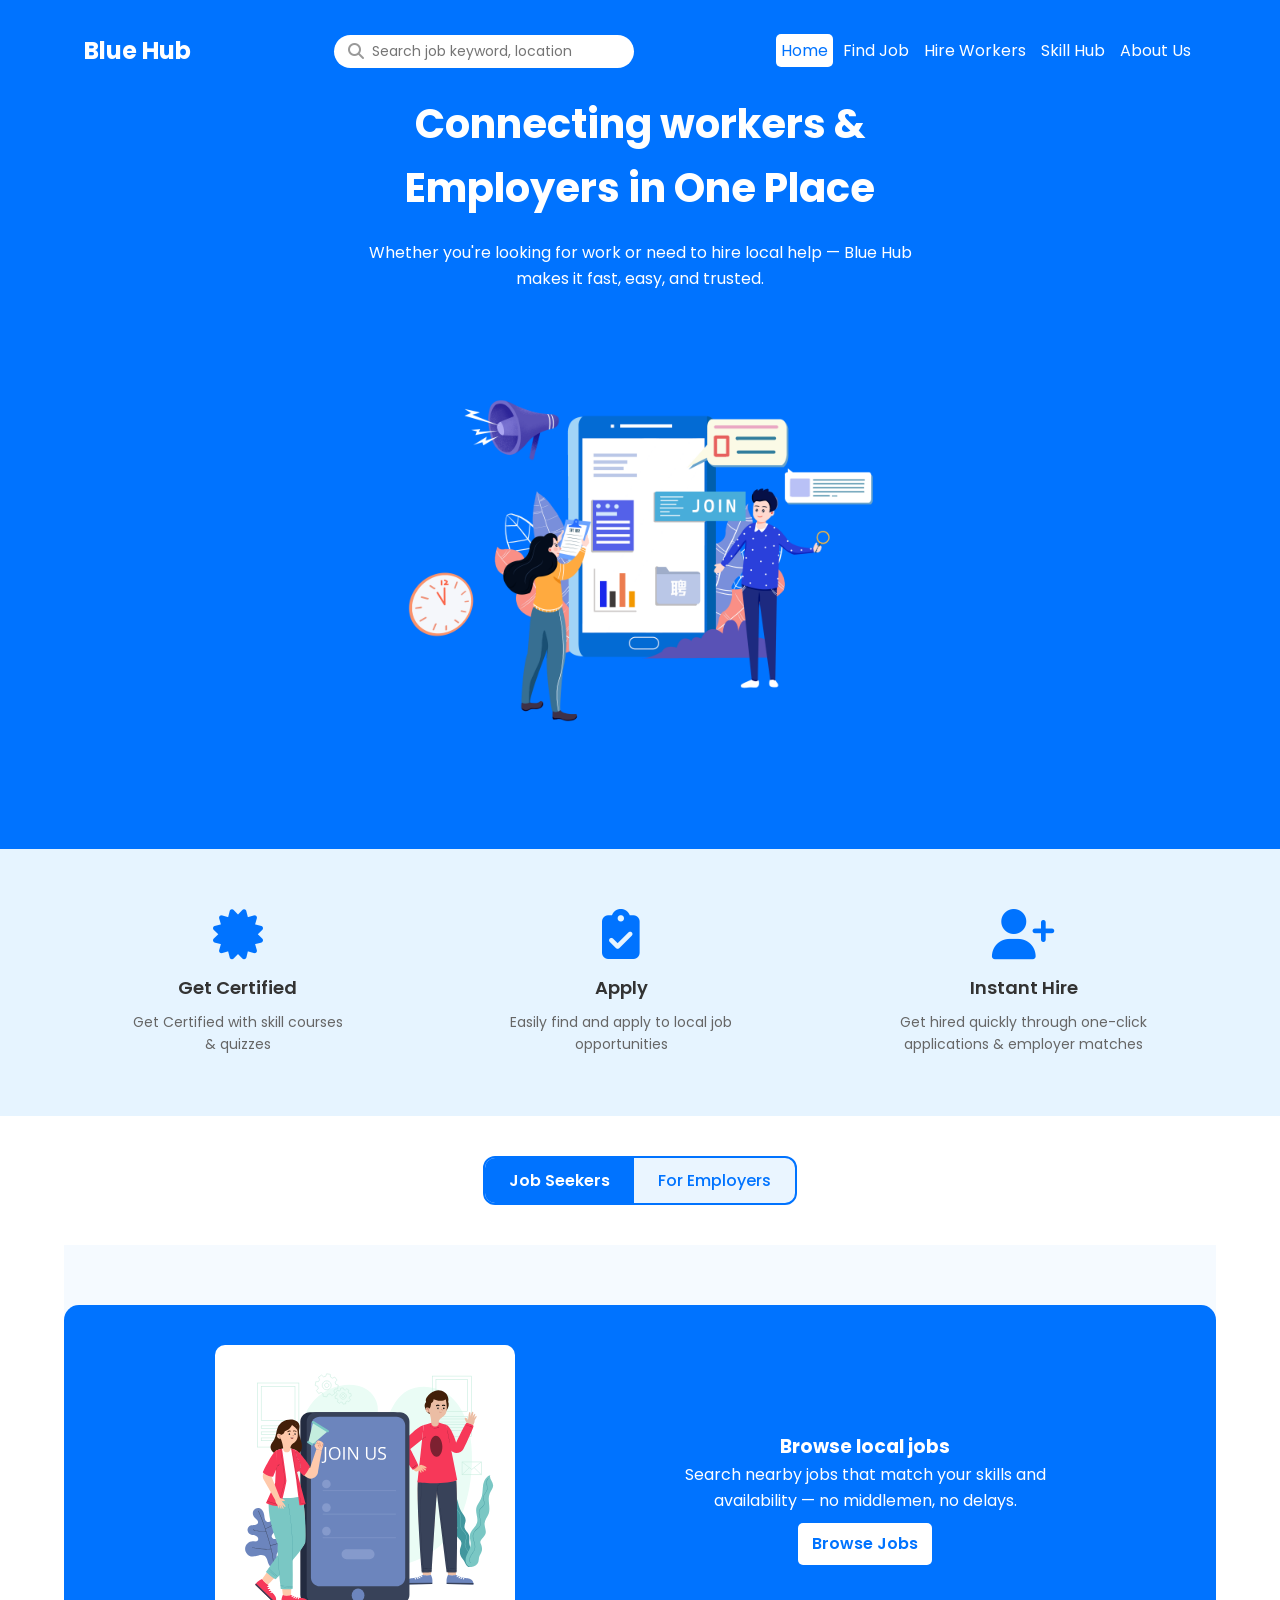
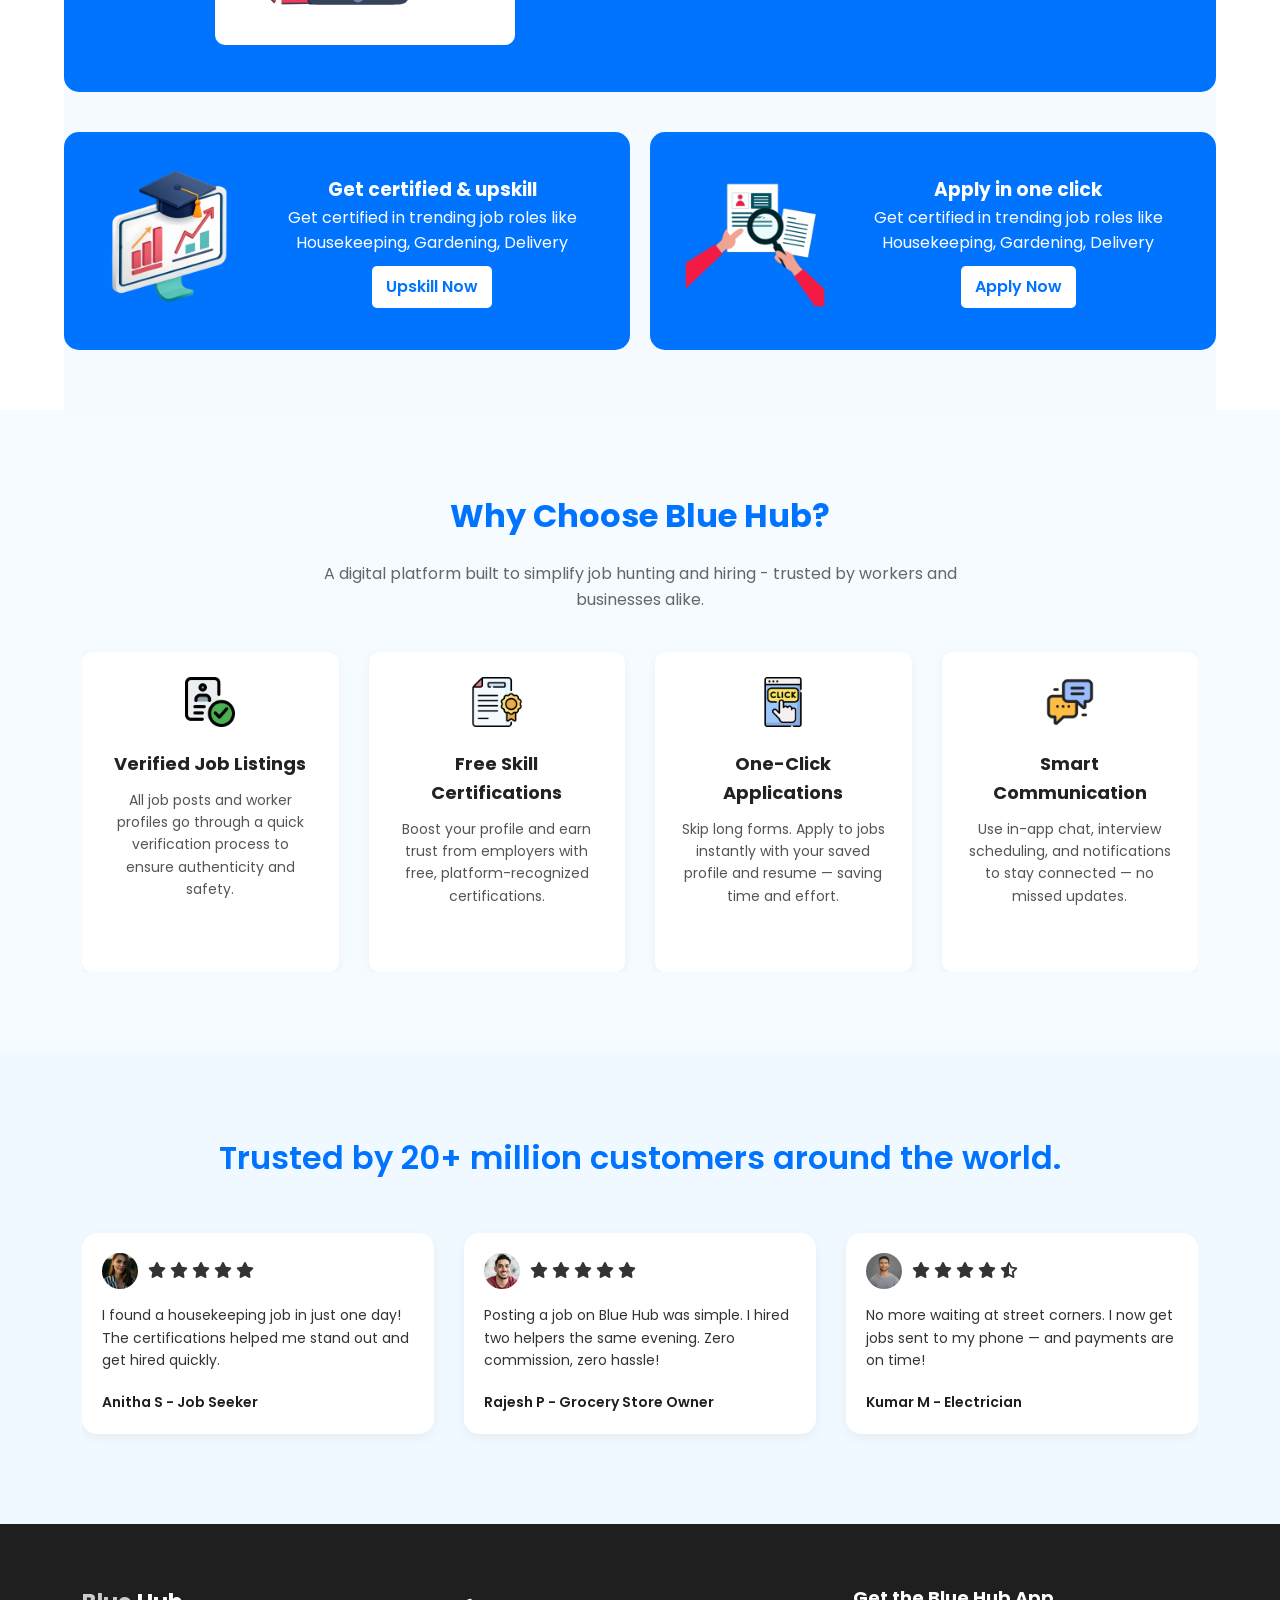
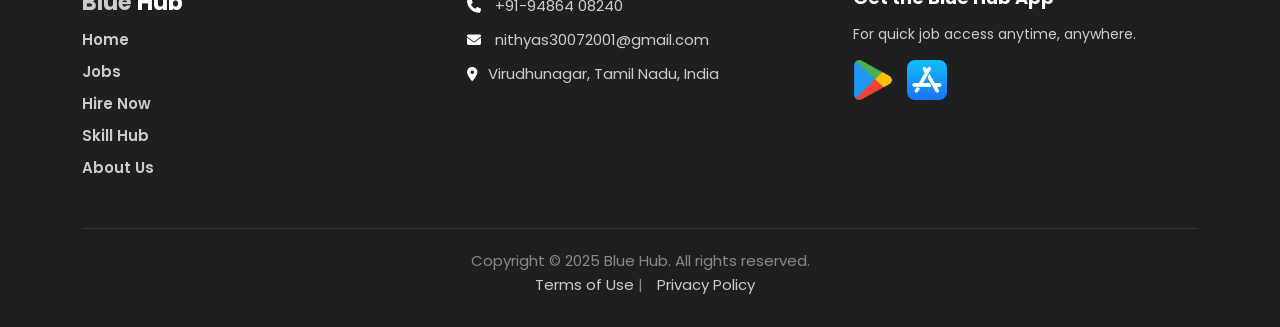
<file: index.html>
<!DOCTYPE html>
<html lang="en">

<head>
  <meta charset="UTF-8" />
  <meta name="viewport" content="width=device-width, initial-scale=1.0" />
  <title>Blue Hub - Home</title>
  <link rel="shortcut icon" href="./images/logo.png" type="image/x-icon" />
  <link rel="stylesheet" href="./css/style.css" />
  <link rel="stylesheet" href="./css/home.css" />
  <link rel="stylesheet" href="https://cdnjs.cloudflare.com/ajax/libs/font-awesome/6.7.2/css/all.min.css" />

</head>

<body>
  <header>
    <div class="wrapper">

      <nav class="navbar">
        <!-- Left : Logo -->

        <div class="nav-left">
          <h1>Blue <span>Hub</span></h1>
        </div>

        <!-- Center: Search bar (desktop only) -->

        <form class="nav-search-desktop">
          <i class="fa-solid fa-magnifying-glass"></i>
          <input type="text" placeholder="Search job keyword, location" />
        </form>

        <!-- Center: Search bar & Icon (mobile only) -->
        <div class="nav-search-icon">
          <i class="fa-solid fa-magnifying-glass nav-search-icon"></i>
          <input type="text" placeholder="Search.." />
        </div>

        <label for="nav-btn" class="nav-icon">
          <i class="fas fa-bars"></i>
        </label>

        <input type="checkbox" id="nav-btn" />

        <!-- Right: Menu -->

        <ul class="nav-links">
          <li><a href="./index.html" class="active">Home</a></li>
          <li><a href="./find-job.html">Find Job</a></li>
          <li><a href="./hire-workers.html">Hire Workers</a></li>
          <li><a href="./skill-hub.html">Skill Hub</a></li>
          <li><a href="./about-us.html">About Us</a></li>
        </ul>

        

      </nav>

      <!-- Banner Section -->

      <div id="banner">
        <div class="left_banner">
          <h1>Connecting workers & Employers in One Place</h1>
          <p>
            Whether you're looking for work or need to hire local help — Blue Hub makes it fast, easy, and trusted.
          </p>
        </div>

        <div class="right_banner">
          <img src="./images/hero.png" alt="Hero Illustration" class="hero-img" />
        </div>
      </div>
    </div>
  </header>

  <!-- Highlights -->
  <section class="info-highlights">
    <div class="wrapper">
      <div class="highlight-box">
        <i class="fa-solid fa-certificate"></i>
        <h3>Get Certified</h3>
        <p>Get Certified with skill courses<br>& quizzes</p>
      </div>
      <div class="highlight-box">
        <i class="fa-solid fa-clipboard-check"></i>
        <h3>Apply</h3>
        <p>Easily find and apply to local job<br>opportunities</p>
      </div>
      <div class="highlight-box">
        <i class="fa-solid fa-user-plus"></i>
        <h3>Instant Hire</h3>
        <p>Get hired quickly through one-click<br>applications & employer matches</p>
      </div>
    </div>
  </section>

  <section class="hire-find">



    <!-- Toggle Buttons -->
    <div class="user-toggle">
      <button type="submit" class="toggle-btn active">Job Seekers</button>
      <button type="submit" class="toggle-btn">For Employers</button>
    </div>

    <!-- Feature Section -->
    <div class="wrapper">
      <section class="feature-cards">
        <div class="feature-card large">
          <div class="feature-card-img">
            <img src="./images/join-us.svg" alt="local jobs" />
          </div>
          <div class="feature-card-text">
            <h3>Browse local jobs</h3>
            <p>Search nearby jobs that match your skills and availability — no middlemen, no delays.</p>
            <a href="#" class="primary-btn">Browse Jobs</a>
          </div>
        </div>

        <div class="feature-grid">
          <div class="feature-card">
            <div class="feature-card-img">
              <img src="./images/f-certified.png" alt="certified" />
            </div>
            <div class="feature-card-text">
              <h3>Get certified & upskill</h3>
              <p>Get certified in trending job roles like Housekeeping, Gardening, Delivery</p>
              <a href="#" class="primary-btn">Upskill Now</a>
            </div>

          </div>
          <div class="feature-card">
            <div class="feature-card-img">
              <img src="./images/f-job.png" alt="One Click" />
            </div>
            <div class="feature-card-text">
              <h3>Apply in one click</h3>
              <p>Get certified in trending job roles like Housekeeping, Gardening, Delivery</p>
              <a href="#" class="primary-btn">Apply Now</a>
            </div>

          </div>
        </div>
      </section>
    </div>
  </section>

  <!-- Why Choose Section -->
  <section class="why-choose">
    <div class="wrapper">
      <h2 class="sec-head">Why Choose Blue Hub?</h2>
      <p class="sub-para">A digital platform built to simplify job hunting and hiring - trusted by workers and businesses alike.</p>
      <div class="reasons">
        <div class="reason-box">
          <img src="./images/verified.png" alt="Verified" />
          <h4>Verified Job Listings</h4>
          <p>All job posts and worker profiles go through a quick verification process to ensure authenticity and
            safety.</p>
        </div>
        <div class="reason-box">
          <img src="./images/certificate.png" alt="Free Skill" />
          <h4>Free Skill Certifications</h4>
          <p>Boost your profile and earn trust from employers with free, platform-recognized certifications.</p>
        </div>
        <div class="reason-box">
          <img src="./images/click.png" alt="One Click" />
          <h4>One-Click Applications</h4>
          <p>Skip long forms. Apply to jobs instantly with your saved profile and resume — saving time and effort.</p>
        </div>
        <div class="reason-box">
          <img src="./images/chat.png" alt="Smart Communication" />
          <h4>Smart Communication</h4>
          <p>Use in-app chat, interview scheduling, and notifications to stay connected — no missed updates.</p>
        </div>
      </div>
    </div>
  </section>

  <!-- Testimonials -->
  <section class="testimonials">
    <div class="wrapper">
      <h2  class="sec-head">Trusted by 20+ million customers around the world.</h2>
      <div class="testimonial-grid">
        <div class="testimonial-card">
          <div class="testimonial-header">
            <img src="./images/user_1.jpeg" alt="Anitha" />
            <div class="stars">
              <i class="fa-solid fa-star"></i>
              <i class="fa-solid fa-star"></i>
              <i class="fa-solid fa-star"></i>
              <i class="fa-solid fa-star"></i>
              <i class="fa-solid fa-star"></i>
            </div>
          </div>
          <p>I found a housekeeping job in just one day! The certifications helped me stand out and get hired quickly.
          </p>
          <div class="testimonial-name">Anitha S - Job Seeker</div>
        </div>

        <div class="testimonial-card">
          <div class="testimonial-header">
            <img src="./images/user_2.jpeg" alt="Rajesh" />
            <div class="stars">
              <i class="fa-solid fa-star"></i>
              <i class="fa-solid fa-star"></i>
              <i class="fa-solid fa-star"></i>
              <i class="fa-solid fa-star"></i>
              <i class="fa-solid fa-star"></i>
            </div>
          </div>
          <p>Posting a job on Blue Hub was simple. I hired two helpers the same evening. Zero commission, zero hassle!
          </p>
          <div class="testimonial-name">Rajesh P - Grocery Store Owner</div>
        </div>

        <div class="testimonial-card">
          <div class="testimonial-header">
            <img src="./images/user_3.jpg" alt="Kumar" />
            <div class="stars">
              <i class="fa-solid fa-star"></i>
              <i class="fa-solid fa-star"></i>
              <i class="fa-solid fa-star"></i>
              <i class="fa-solid fa-star"></i>
              <i class="fa-solid fa-star-half-stroke"></i>
            </div>
          </div>
          <p>No more waiting at street corners. I now get jobs sent to my phone — and payments are on time!</p>
          <div class="testimonial-name">Kumar M - Electrician</div>
        </div>
      </div>
    </div>
  </section>

  <!-- Footer -->
  <footer class="site-footer">
    <div class="wrapper">
      <div class="footer-grid">
        <div class="footer-brand">
          <h2>Blue <span>Hub</span></h2>
          <ul>
            <li><a href="./index.html">Home</a></li>
            <li><a href="./find-job.html">Jobs</a></li>           
            <li><a href="./hire-workers.html">Hire Now</a></li>
            <li><a href="./skill-hub.html">Skill Hub</a></li>
            <li><a href="./about-us.html">About Us</a></li>
          </ul>
        </div>
        <div class="footer-contact">
          <p><i class="fa-solid fa-phone"></i> <a href="tel:+919486408240" target="_blank">+91-94864 08240</a></p>
          <p><i class="fa-solid fa-envelope"></i> <a href="mailto:nithyas30072001@gmail.com"
              target="_blank">nithyas30072001@gmail.com</a></p>
          <p><i class="fa-solid fa-location-dot"></i><a href="https://maps.app.goo.gl/eNavv5DZZDkEPpbL9"
              target="_blank">Virudhunagar,
              Tamil Nadu, India</a></p>
        </div>
        <div class="footer-app">
          <h4>Get the Blue Hub App</h4>
          <p>For quick job access anytime, anywhere.</p>
          <div class="store-buttons">
            <a href="https://play.google.com/store/apps?hl=en" target="_blank"><img src="./images/g_play.png"
                alt="Google Play"></a>
            <a href="https://www.apple.com/in/app-store/" target="_blank"><img src="./images/app-store.png"
                alt="App Store"></a>
          </div>
        </div>
      </div>
      <div class="footer-bottom">
        <p>Copyright © 2025 Blue Hub. All rights reserved.</p>
        <p><a href="#">Terms of Use</a> | <a href="#">Privacy Policy</a></p>
      </div>
    </div>
  </footer>

</body>

</html>
</file>
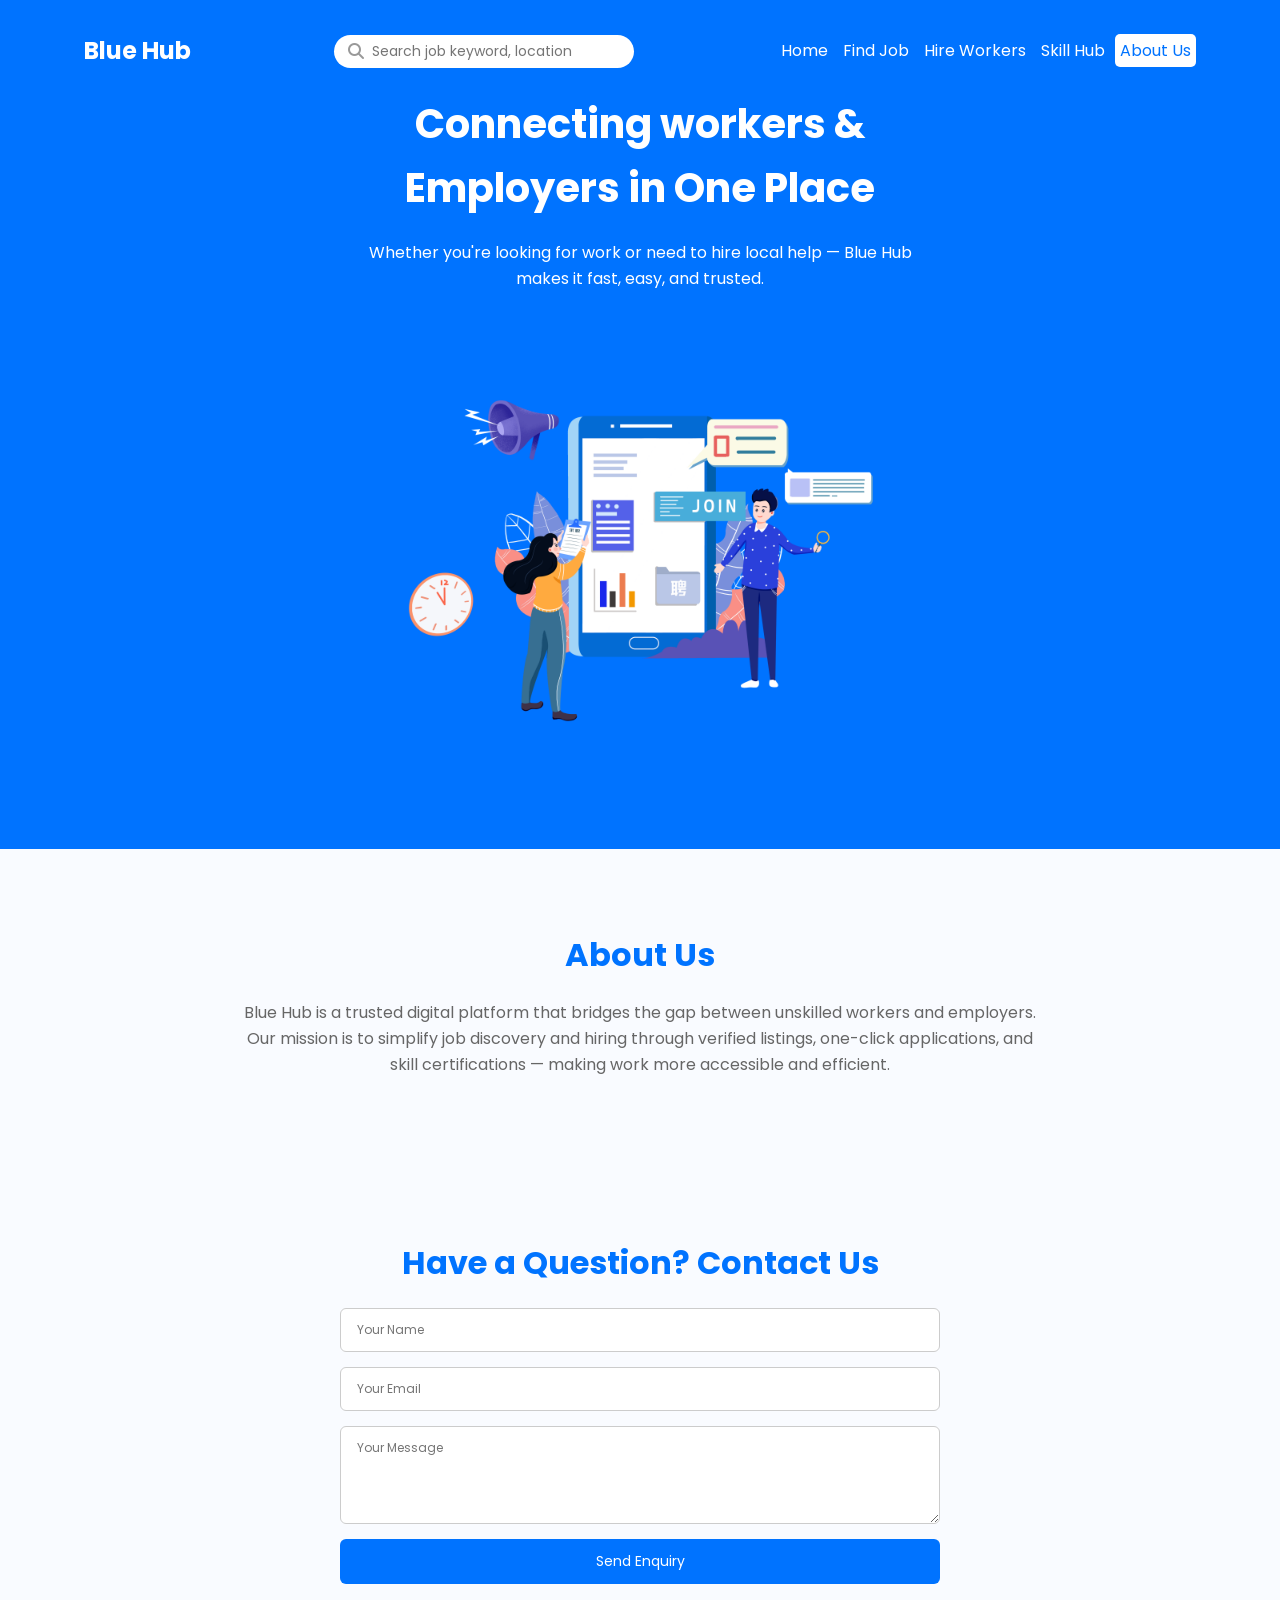
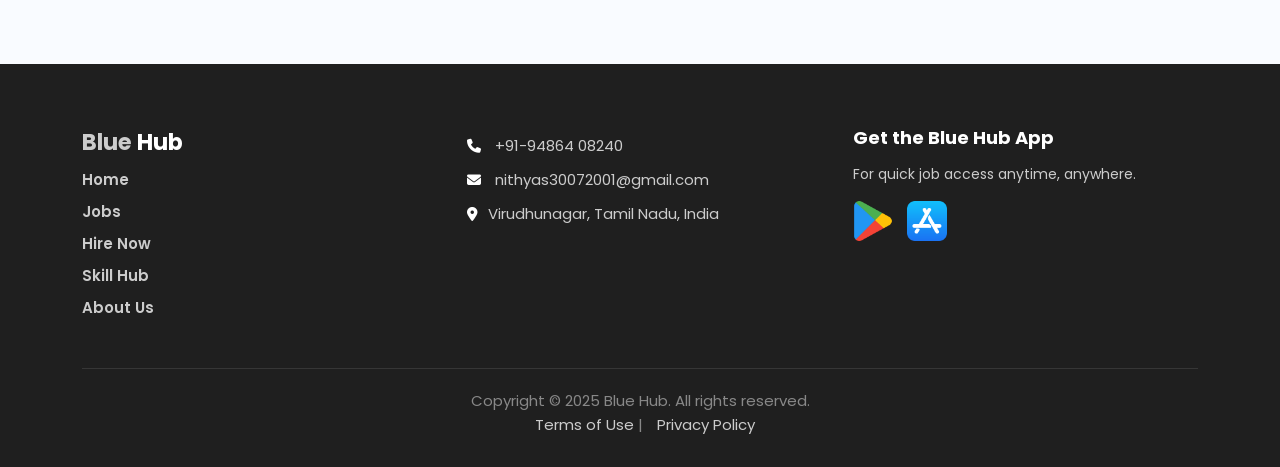
<file: about-us.html>
<!DOCTYPE html>
<html lang="en">

<head>
    <meta charset="UTF-8">
    <meta name="viewport" content="width=device-width, initial-scale=1.0">
    <title>Blue Hub - About Us</title>
    <link rel="shortcut icon" href="./images/logo.png" type="image/x-icon">
    <link rel="stylesheet" href="./css/style.css">
    <link rel="stylesheet" href="./css/about-us.css">
    <link rel="shortcut icon" href="./images/logo.png" type="image/x-icon">
    <link rel="stylesheet" href="https://cdnjs.cloudflare.com/ajax/libs/font-awesome/6.7.2/css/all.min.css">
</head>

<body>
    <header>
        <div class="wrapper">
          <nav class="navbar">

            <div class="nav-left">
                <h1>Blue <span>Hub</span></h1>
            </div>

            <form class="nav-search-desktop">
                <i class="fa-solid fa-magnifying-glass"></i>
                <input type="text" placeholder="Search job keyword, location" />
            </form>

            <div class="nav-search-icon">
                <i class="fa-solid fa-magnifying-glass nav-search-icon"></i>
                <input type="text" placeholder="Search.." />
            </div>

            <label for="nav-btn" class="nav-icon">
                <i class="fas fa-bars"></i>
            </label>

            <input type="checkbox" id="nav-btn" />

            <ul class="nav-links">
                <li><a href="./index.html">Home</a></li>
                <li><a href="./find-job.html">Find Job</a></li>
                <li><a href="./hire-workers.html">Hire Workers</a></li>
                <li><a href="./skill-hub.html">Skill Hub</a></li>
                <li><a href="./about-us.html" class="active">About Us</a></li>
            </ul>

        </nav>

            <div id="banner">
                <div class="left_banner">
                    <!-- <form class="search-bar">
                        <input type="text" placeholder="search job keyword, location" required name="aboutKey" />
                        <button type="submit">Search</button>
                    </form> -->
                    <h1>Connecting workers & Employers in One Place</h1>
                    <p>Whether you're looking for work or need to hire local help — Blue Hub makes it fast, easy, and
                        trusted.</p>                    
                </div>
                <div class="right_banner">
                    <img src="./images/hero.png" alt="Hero Img" class="hero-img">
                </div>
            </div>
        </div>
    </header>
<main>
    <!-- About Us Section -->
<section class="about-section">
    <div class="wrapper">
      <h2>About Us</h2>
      <p>
        Blue Hub is a trusted digital platform that bridges the gap between unskilled workers and employers. Our mission is to simplify job discovery and hiring through verified listings, one-click applications, and skill certifications — making work more accessible and efficient.
      </p>
    </div>
  </section>
  
  <!-- Enquiry Section -->
  <section class="enquiry-section">
    <div class="wrapper">
      <h2>Have a Question? Contact Us</h2>
      <form class="enquiry-form">
        <input type="text" placeholder="Your Name" required />
        <input type="email" placeholder="Your Email" required />
        <textarea rows="4" placeholder="Your Message" required></textarea>
        <button type="submit">Send Enquiry</button>
      </form>
    </div>
  </section>
</main>  

 <!-- Footer -->
 <footer class="site-footer">
  <div class="wrapper">
    <div class="footer-grid">
      <div class="footer-brand">
        <h2>Blue <span>Hub</span></h2>
        <ul>
          <li><a href="./index.html">Home</a></li>
            <li><a href="./find-job.html">Jobs</a></li>           
            <li><a href="./hire-workers.html">Hire Now</a></li>
            <li><a href="./skill-hub.html">Skill Hub</a></li>
            <li><a href="./about-us.html">About Us</a></li>
        </ul>
      </div>
      <div class="footer-contact">
        <p><i class="fa-solid fa-phone"></i> <a href="tel:+919486408240" target="_blank">+91-94864 08240</a></p>
        <p><i class="fa-solid fa-envelope"></i> <a
            href="mailto:nithyas30072001@gmail.com" target="_blank">nithyas30072001@gmail.com</a></p>
        <p><i class="fa-solid fa-location-dot"></i><a href="https://maps.app.goo.gl/eNavv5DZZDkEPpbL9" target="_blank">Virudhunagar,
            Tamil Nadu, India</a></p>
      </div>
      <div class="footer-app">
        <h4>Get the Blue Hub App</h4>
        <p>For quick job access anytime, anywhere.</p>
        <div class="store-buttons">
          <a href="https://play.google.com/store/apps?hl=en" target="_blank"><img src="./images/g_play.png" alt="Google Play"></a>
          <a href="https://www.apple.com/in/app-store/" target="_blank"><img src="./images/app-store.png" alt="App Store"></a>
        </div>
      </div>
    </div>
    <div class="footer-bottom">
      <p>Copyright © 2025 Blue Hub. All rights reserved.</p>
      <p><a href="#">Terms of Use</a> | <a href="#">Privacy Policy</a></p>
    </div>
  </div>
</footer>

</body>
</html>
</file>
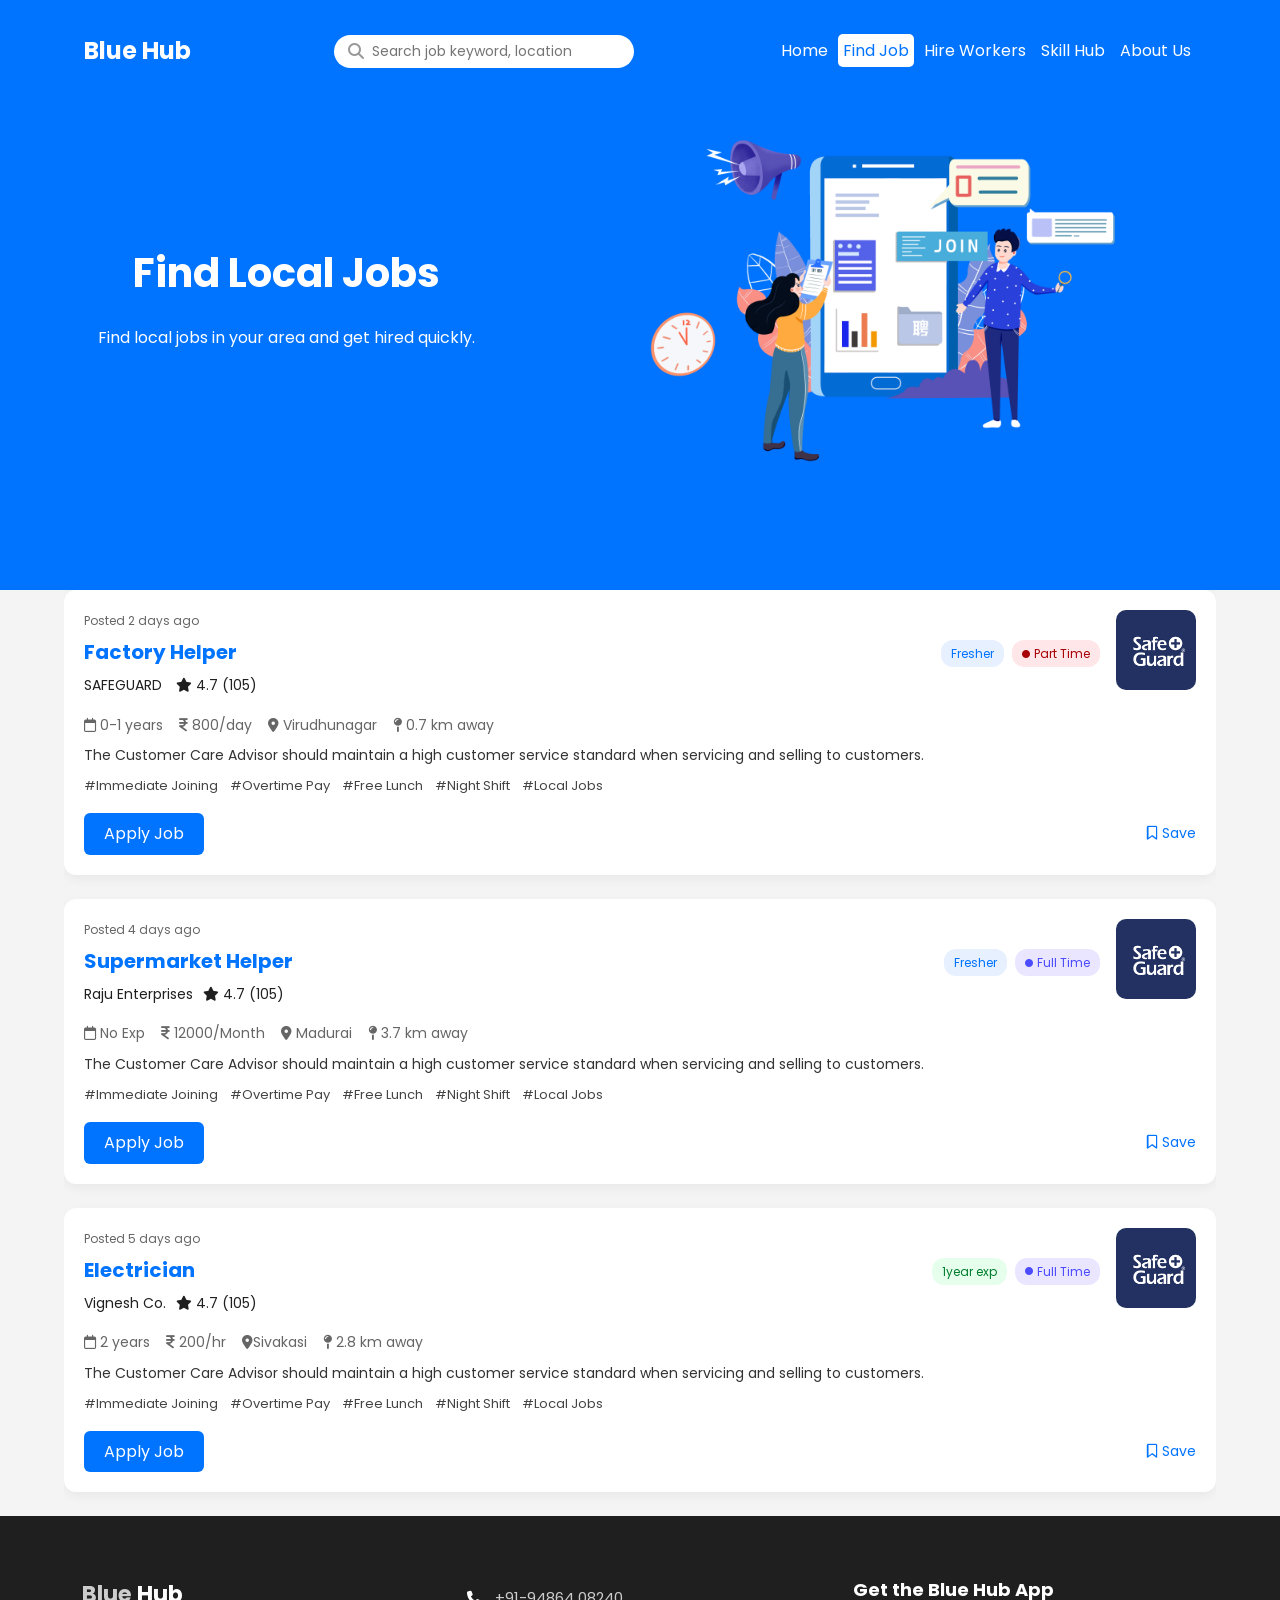
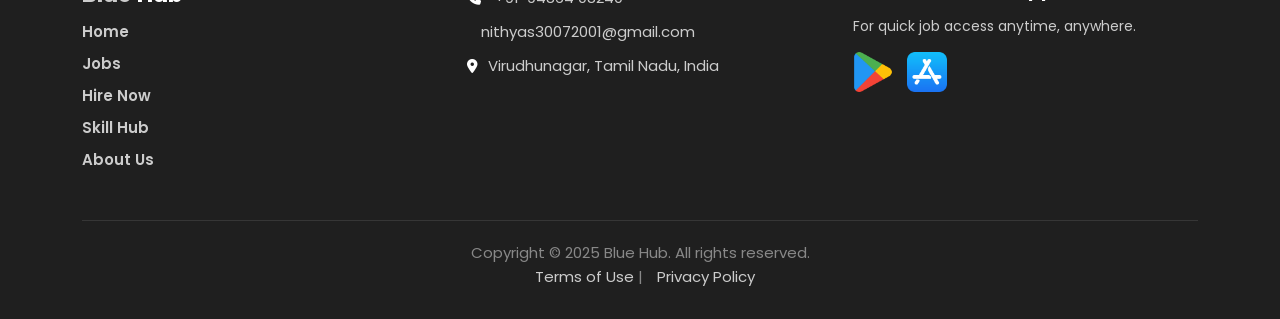
<file: find-job.html>
<!DOCTYPE html>
<html lang="en">

<head>
    <meta charset="UTF-8">
    <meta name="viewport" content="width=device-width, initial-scale=1.0">
    <title>Blue Hub - Find Job</title>
    <link rel="shortcut icon" href="./images/logo.png" type="image/x-icon">
    <link rel="stylesheet" href="./css/style.css">
    <link rel="stylesheet" href="./css/find-job..css">
    <link rel="shortcut icon" href="./images/logo.png" type="image/x-icon">
    <link rel="stylesheet" href="https://cdnjs.cloudflare.com/ajax/libs/font-awesome/6.7.2/css/all.min.css">
</head>

<body>
    <header>
        <div class="wrapper">

            <nav class="navbar">

                <div class="nav-left">
                    <h1>Blue <span>Hub</span></h1>
                </div>

                <form class="nav-search-desktop">
                    <i class="fa-solid fa-magnifying-glass"></i>
                    <input type="text" placeholder="Search job keyword, location" />
                </form>

                <div class="nav-search-icon">
                    <i class="fa-solid fa-magnifying-glass nav-search-icon"></i>
                    <input type="text" placeholder="Search.." />
                </div>

                <label for="nav-btn" class="nav-icon">
                    <i class="fas fa-bars"></i>
                </label>

                <input type="checkbox" id="nav-btn" />

                <ul class="nav-links">
                    <li><a href="./index.html">Home</a></li>
                    <li><a href="./find-job.html"    class="active">Find Job</a></li>
                    <li><a href="./hire-workers.html">Hire Workers</a></li>
                    <li><a href="./skill-hub.html">Skill Hub</a></li>
                    <li><a href="./about-us.html">About Us</a></li>
                </ul>

            </nav>

<!-- 
            <form class="search-bar">
                <input type="text" placeholder="search job keyword, location" required>
                <button type="submit">Search</button>
            </form> -->
            
            <!-- Banner -->
            <div id="banner">
                <div class="left_banner">
                    <h1>Find Local Jobs</h1>
                    <p>Find local jobs in your area and get hired quickly.</p>

                </div>

                <div class="right_banner">
                    <img src="./images/hero.png" alt="Hero Img" class="hero-img">
                </div>
            </div>


        </div>
    </header>

    <main>
        <div class="wrapper">

            <div class="job-one job-card">
                <div class="job-header">
                    <div class="job-meta">
                        <p class="posted">Posted <span>2 days ago</span></p>
                        <h3 class="title">Factory Helper</h3>
                        <p class="company">SAFEGUARD <span class="rating"><i class="fa-solid fa-star"></i> 4.7
                                (105)</span>
                        </p>
                    </div>
                    <div class="job-tags">
                        <span class="badge badge-exp fresher">Fresher</span>
                        <span class="badge badge-type part-time">
                            <i class="fa-solid fa-circle"></i>Part Time</span>
                    </div>
                    <div class="job-img">
                        <img src="./images/comp-one.png" alt="Factory Image">
                    </div>
                </div>

                <div class="job-info">
                    <div class="info-row">
                        <span><i class="fa-regular fa-calendar"></i> 0-1 years</span>
                        <span><i class="fa-solid fa-indian-rupee-sign"></i> 800/day</span>
                        <span><i class="fa-solid fa-location-dot"></i> Virudhunagar</span>
                        <span><i class="fa-solid fa-map-pin"></i> 0.7 km away</span>
                    </div>
                    <p class="description">The Customer Care Advisor should maintain a high customer service standard
                        when servicing and selling to customers.</p>
                    <ul class="perks">
                        <li>#Immediate Joining</li>
                        <li>#Overtime Pay</li>
                        <li>#Free Lunch</li>
                        <li>#Night Shift</li>
                        <li>#Local Jobs</li>
                    </ul>
                </div>

                <div class="job-footer">
                    <a href="#" class="btn-apply ">Apply Job</a>
                    <button class="btn-save"><i class="fa-regular fa-bookmark"></i> Save</button>
                </div>
            </div>

            <div class="job-two job-card">
                <div class="job-header">
                    <div class="job-meta">
                        <p class="posted">Posted <span>4 days ago</span></p>
                        <h3 class="title">Supermarket Helper</h3>
                        <p class="company">Raju  Enterprises<span class="rating"><i class="fa-solid fa-star"></i> 4.7
                                (105)</span>
                        </p>
                    </div>
                    <div class="job-tags">
                        <span class="badge badge-exp fresher">Fresher</span>
                        <span class="badge badge-type full-time">
                            <i class="fa-solid fa-circle"></i>Full Time</span>
                    </div>
                    <div class="job-img">
                        <img src="./images/comp-one.png" alt="Factory Image">
                    </div>
                </div>

                <div class="job-info">
                    <div class="info-row">
                        <span><i class="fa-regular fa-calendar"></i> No Exp</span>
                        <span><i class="fa-solid fa-indian-rupee-sign"></i> 12000/Month</span>
                        <span><i class="fa-solid fa-location-dot"></i> Madurai</span>
                        <span><i class="fa-solid fa-map-pin"></i> 3.7 km away</span>
                    </div>
                    <p class="description">The Customer Care Advisor should maintain a high customer service standard
                        when servicing and selling to customers.</p>
                    <ul class="perks">
                        <li>#Immediate Joining</li>
                        <li>#Overtime Pay</li>
                        <li>#Free Lunch</li>
                        <li>#Night Shift</li>
                        <li>#Local Jobs</li>
                    </ul>
                </div>

                <div class="job-footer">
                    <a href="#" class="btn-apply ">Apply Job</a>
                    <button class="btn-save"><i class="fa-regular fa-bookmark"></i> Save</button>
                </div>
            </div>

            <div class="job-three job-card">
                <div class="job-header">
                    <div class="job-meta">
                        <p class="posted">Posted <span>5 days ago</span></p>
                        <h3 class="title">Electrician</h3>
                        <p class="company">Vignesh Co.<span class="rating"><i class="fa-solid fa-star"></i> 4.7
                                (105)</span>
                        </p>
                    </div>
                    <div class="job-tags">
                        <span class="badge badge-exp exp">1year exp</span>
                        <span class="badge badge-type full-time">
                            <i class="fa-solid fa-circle"></i>Full Time</span>
                    </div>
                    <div class="job-img">
                        <img src="./images/comp-one.png" alt="Factory Image">
                    </div>
                </div>

                <div class="job-info">
                    <div class="info-row">
                        <span><i class="fa-regular fa-calendar"></i> 2 years</span>
                        <span><i class="fa-solid fa-indian-rupee-sign"></i> 200/hr</span>
                        <span><i class="fa-solid fa-location-dot"></i>Sivakasi</span>
                        <span><i class="fa-solid fa-map-pin"></i> 2.8 km away</span>
                    </div>
                    <p class="description">The Customer Care Advisor should maintain a high customer service standard
                        when servicing and selling to customers.
                    </p>
                    <ul class="perks">
                        <li>#Immediate Joining</li>
                        <li>#Overtime Pay</li>
                        <li>#Free Lunch</li>
                        <li>#Night Shift</li>
                        <li>#Local Jobs</li>
                    </ul>
                </div>

                <div class="job-footer">
                    <a href="#" class="btn-apply ">Apply Job</a>
                    <button class="btn-save"><i class="fa-regular fa-bookmark"></i> Save</button>
                </div>
            </div>

        </div>
    </main>
    
     <!-- Footer -->
  <footer class="site-footer">
    <div class="wrapper">
      <div class="footer-grid">
        <div class="footer-brand">
          <h2>Blue <span>Hub</span></h2>
          <ul>
            <li><a href="./index.html">Home</a></li>
            <li><a href="./find-job.html">Jobs</a></li>            
            <li><a href="./hire-workers.html">Hire Now</a></li>
            <li><a href="./skill-hub.html">Skill Hub</a></li>
            <li><a href="./about-us.html">About Us</a></li>
          </ul>
        </div>
        <div class="footer-contact">
          <p><i class="fa-solid fa-phone"></i> <a href="tel:+919486408240" target="_blank">+91-94864 08240</a></p>
          <p><i class="fa-solid fa-envelcdope"></i> <a
              href="mailto:nithyas30072001@gmail.com" target="_blank">nithyas30072001@gmail.com</a></p>
          <p><i class="fa-solid fa-location-dot"></i><a href="https://maps.app.goo.gl/eNavv5DZZDkEPpbL9" target="_blank">Virudhunagar,
              Tamil Nadu, India</a></p>
        </div>
        <div class="footer-app">
          <h4>Get the Blue Hub App</h4>
          <p>For quick job access anytime, anywhere.</p>
          <div class="store-buttons">
            <a href="https://play.google.com/store/apps?hl=en" target="_blank"><img src="./images/g_play.png" alt="Google Play"></a>
            <a href="https://www.apple.com/in/app-store/" target="_blank"><img src="./images/app-store.png" alt="App Store"></a>
          </div>
        </div>
      </div>
      <div class="footer-bottom">
        <p>Copyright © 2025 Blue Hub. All rights reserved.</p>
        <p><a href="#">Terms of Use</a> | <a href="#">Privacy Policy</a></p>
      </div>
    </div>
  </footer>

</body>

</html>
</file>
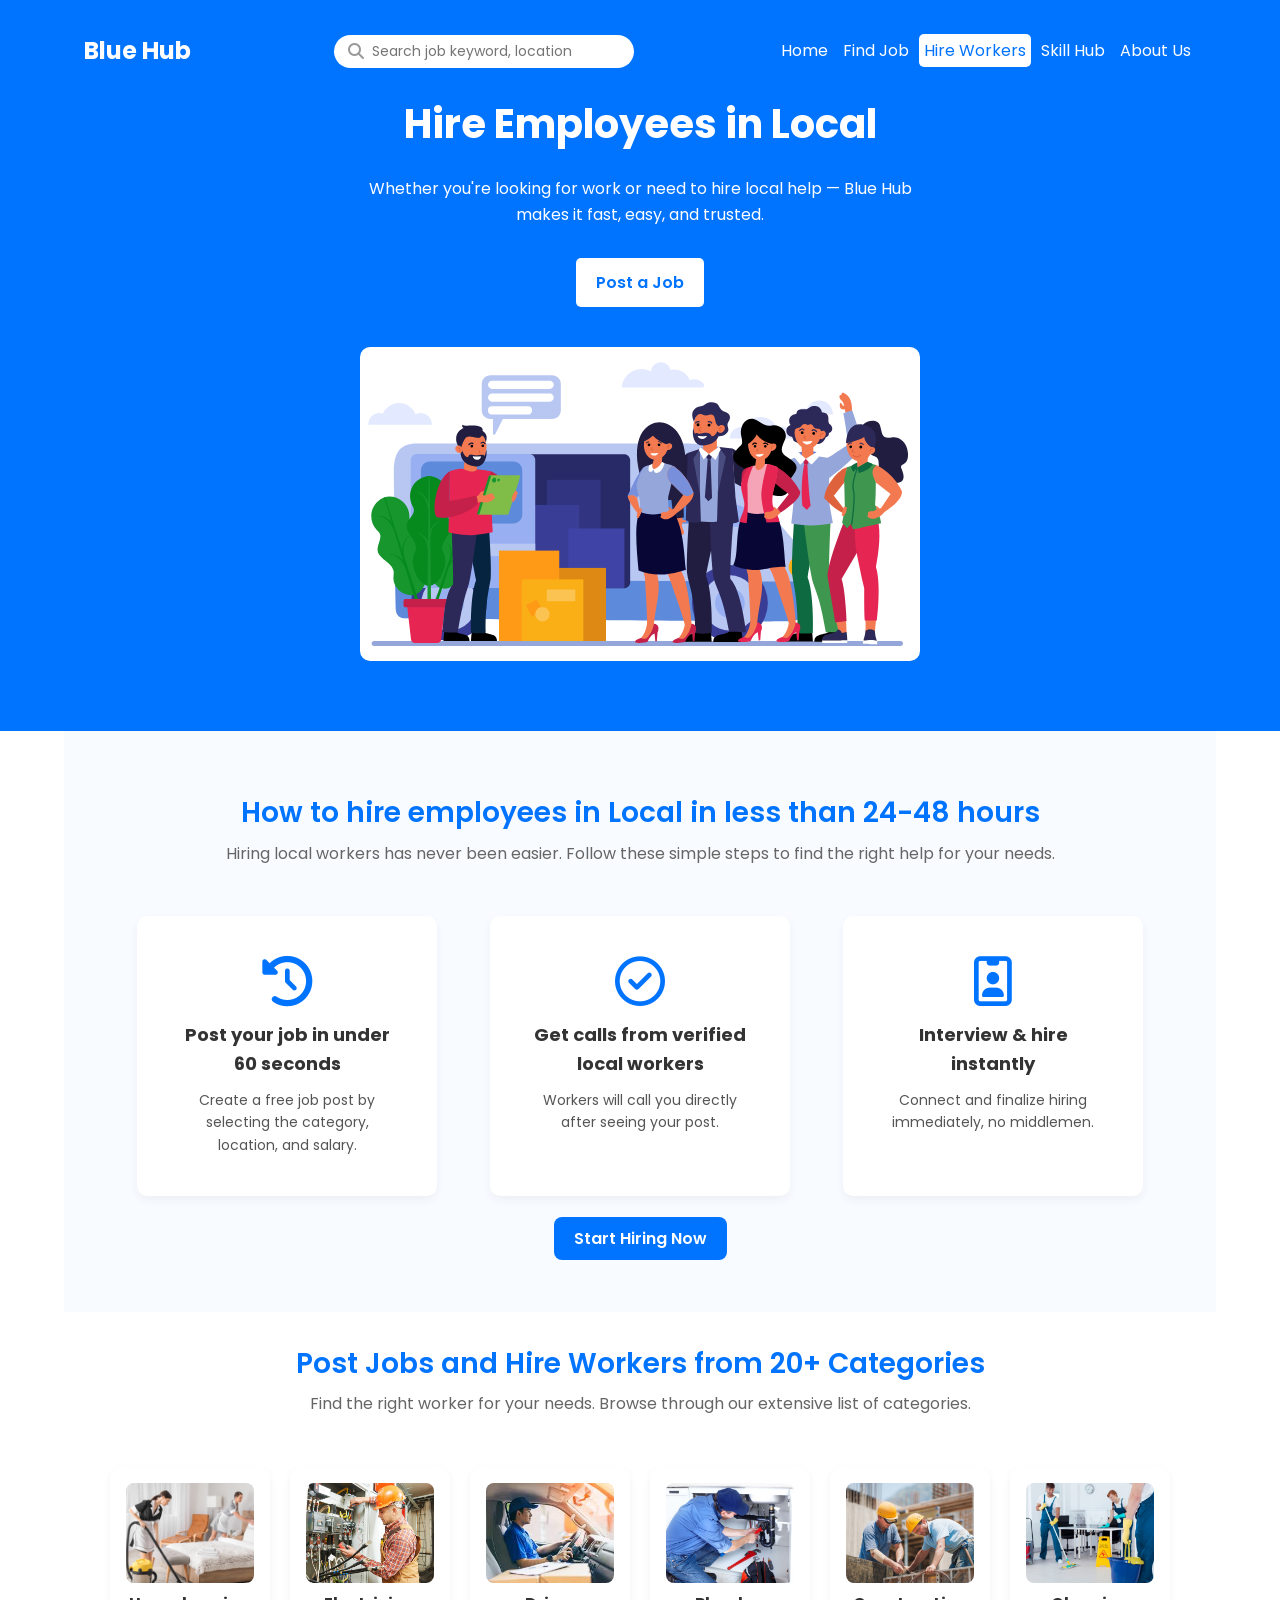
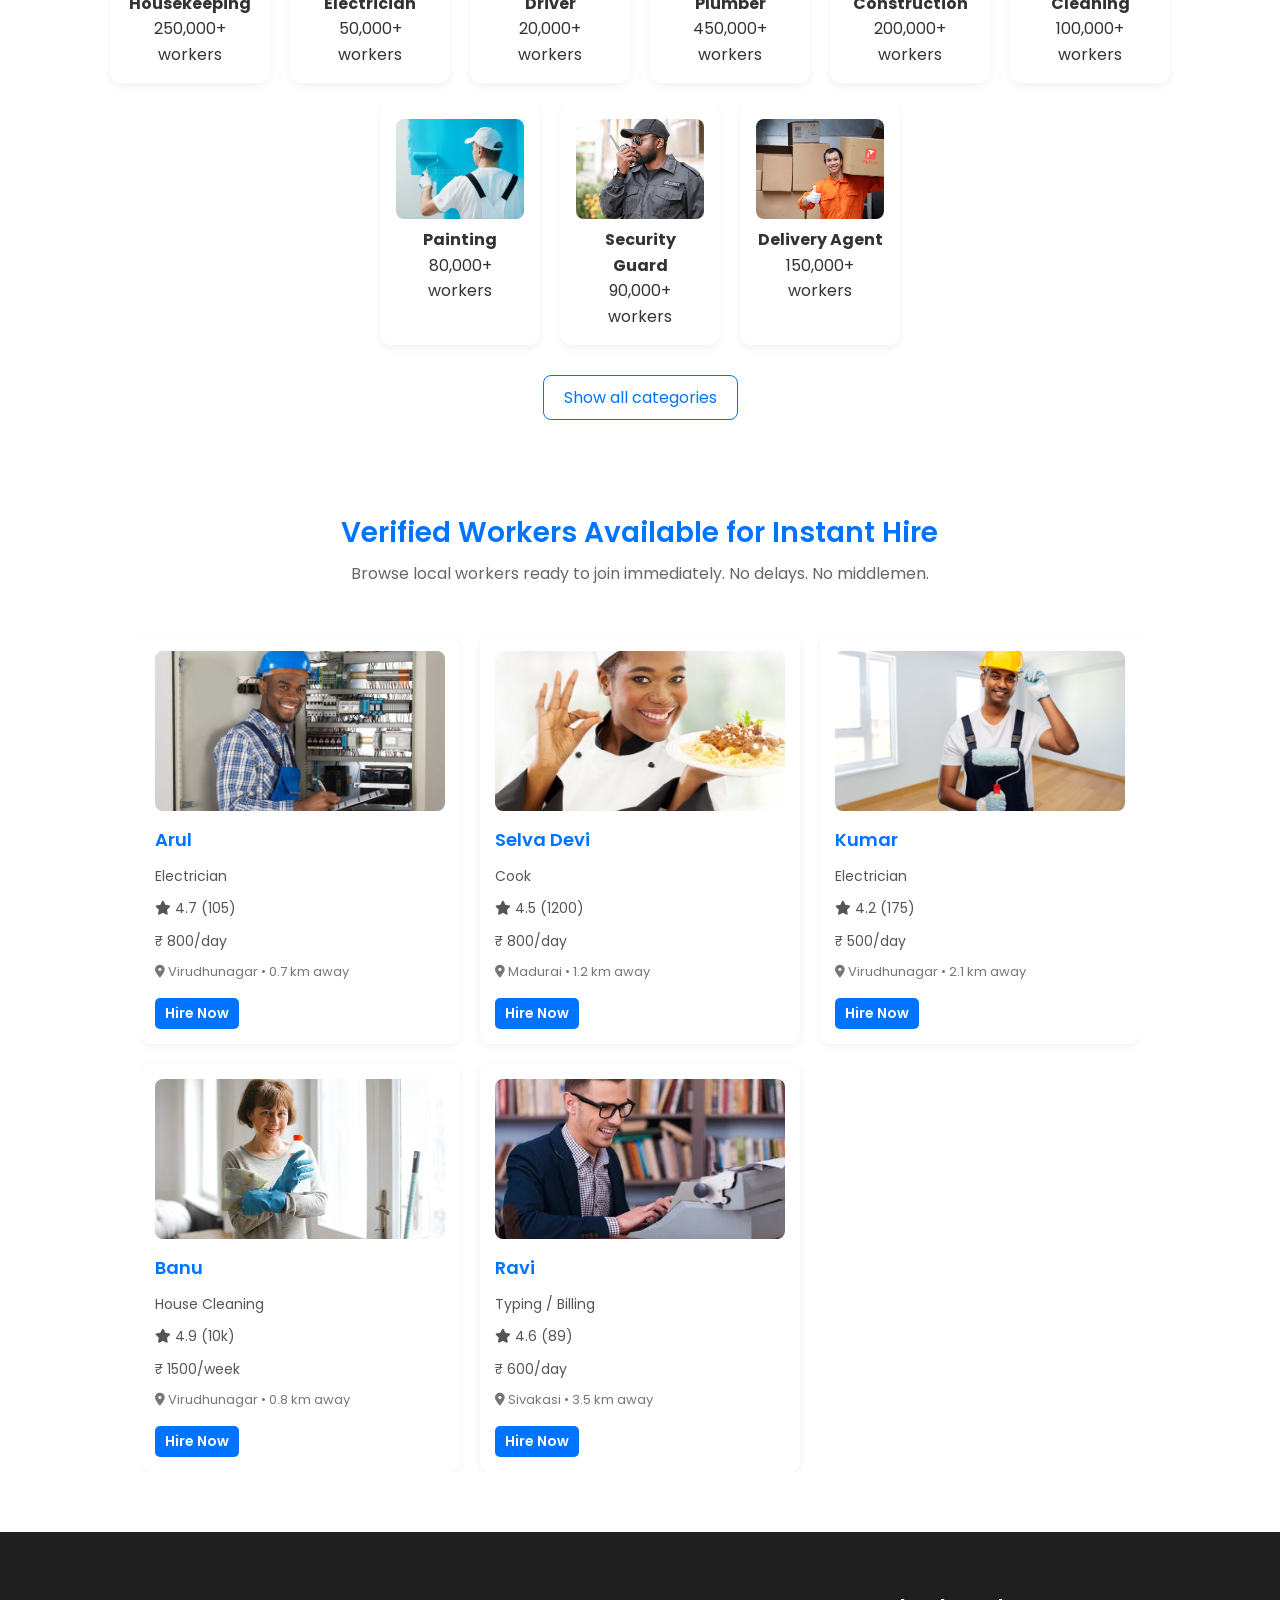
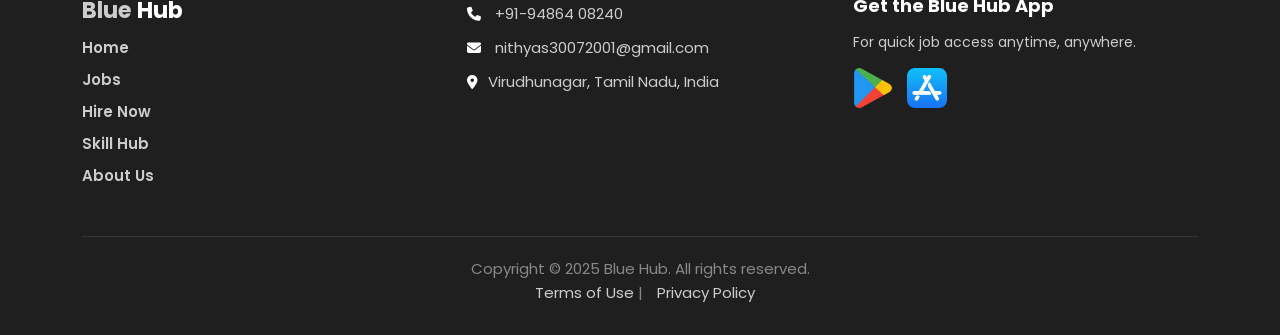
<file: hire-workers.html>
<!DOCTYPE html>
<html lang="en">

<head>
  <meta charset="UTF-8">
  <meta name="viewport" content="width=device-width, initial-scale=1.0">
  <title>Blue Hub - Hire Workers</title>
  <link rel="shortcut icon" href="./images/logo.png" type="image/x-icon">
  <link rel="stylesheet" href="./css/style.css">
  <link rel="stylesheet" href="./css/hire-workers.css">
  <link rel="shortcut icon" href="./images/logo.png" type="image/x-icon">
  <link rel="stylesheet" href="https://cdnjs.cloudflare.com/ajax/libs/font-awesome/6.7.2/css/all.min.css">
</head>

<body>
  <header>
    <div class="wrapper">
      <nav class="navbar">

        <div class="nav-left">
            <h1>Blue <span>Hub</span></h1>
        </div>

        <form class="nav-search-desktop">
            <i class="fa-solid fa-magnifying-glass"></i>
            <input type="text" placeholder="Search job keyword, location" />
        </form>

        <div class="nav-search-icon">
            <i class="fa-solid fa-magnifying-glass nav-search-icon"></i>
            <input type="text" placeholder="Search.." />
        </div>

        <label for="nav-btn" class="nav-icon">
            <i class="fas fa-bars"></i>
        </label>

        <input type="checkbox" id="nav-btn" />

        <ul class="nav-links">
            <li><a href="./index.html">Home</a></li>
            <li><a href="./find-job.html">Find Job</a></li>
            <li><a href="./hire-workers.html" class="active">Hire Workers</a></li>
            <li><a href="./skill-hub.html">Skill Hub</a></li>
            <li><a href="./about-us.html">About Us</a></li>
        </ul>

    </nav>
<!-- Banner -->
      <div id="banner">
        <div class="left_banner">
          <h1>Hire Employees in Local</h1>
          <p>Whether you're looking for work or need to hire local help — Blue Hub makes it fast, easy, and
            trusted.</p>
            <a href="#" class="btn-banner ">Post a Job</a>
        </div>

        <div class="right_banner">
          <img src="./images/hire.svg" alt="Hero Illustration 1" class="hero-img">
        </div>
      </div>
  </header>

  <main>
    <div class="wrapper">
      <main>

        <!-- How It Works -->
        <section class="how-it-works">

          <h2 class="sec-head">How to hire employees in Local in less than 24-48 hours</h2>
          <p class="sub-para">Hiring local workers has never been easier. Follow these simple steps to find the right
            help for your needs.</p>
          <div class="steps">
            <div class="step">
              <i class="fa-solid fa-clock-rotate-left"></i>
              <h4>Post your job in under 60 seconds</h4>
              <p>Create a free job post by selecting the category, location, and salary.</p>
            </div>
            <div class="step">
              <i class="fa-regular fa-circle-check"></i>
              <h4>Get calls from verified local workers</h4>
              <p>Workers will call you directly after seeing your post.</p>
            </div>
            <div class="step">
              <i class="fa-regular fa-id-badge"></i>
              <h4>Interview & hire instantly</h4>
              <p>Connect and finalize hiring immediately, no middlemen.</p>
            </div>
          </div>

          <a href="#" class="btn-primary">Start Hiring Now</a>
        </section>

        <!-- Categories Section -->
        <section class="categories">
          <div class="category-header">
            <h2 class="sec-head">Post Jobs and Hire Workers from 20+ Categories</h2>
            <p class="sub-para">Find the right worker for your needs. Browse through our extensive list of categories.
            </p>
          </div>
          <div class="category-grid">

            <div class="category-card">
              <img src="./images/housekeeping.jpg" alt="Housekeeping">
              <h4>Housekeeping</h4>
              <p>250,000+ workers</p>
            </div>
            <div class="category-card">
              <img src="./images/electrician.webp" alt="Electrician">
              <h4>Electrician</h4>
              <p>50,000+ workers</p>
            </div>
            <div class="category-card">
              <img src="./images/driver.jpeg" alt="Driver">
              <h4>Driver</h4>
              <p>20,000+ workers</p>
            </div>
            <div class="category-card">
              <img src="./images/plumber.jpg" alt="Plumber">
              <h4>Plumber</h4>
              <p>450,000+ workers</p>
            </div>
            <div class="category-card">
              <img src="./images/construcation.jpeg" alt="Construction">
              <h4>Construction</h4>
              <p>200,000+ workers</p>
            </div>
            <div class="category-card">
              <img src="./images/cleaning.jpg" alt="Cleaning">
              <h4>Cleaning</h4>
              <p>100,000+ workers</p>
            </div>
            <div class="category-card">
              <img src="./images/painting.webp" alt="Painting">
              <h4>Painting</h4>
              <p>80,000+ workers</p>
            </div>
            <div class="category-card">
              <img src="./images/security.jpg" alt="Security Guard">
              <h4>Security Guard</h4>
              <p>90,000+ workers</p>
            </div>
            <div class="category-card">
              <img src="./images/delivery.jpg" alt="Delivery Agent">
              <h4>Delivery Agent</h4>
              <p>150,000+ workers</p>
            </div>
          </div>

          <div class="btn">
            <a href="#" class="btn-outline">Show all categories</a>            
          </div>


        </section>

        <!-- Verified Workers -->
        <section class="verified-workers">
          <div class="wrapper">
            <h2 class="sec-head">Verified Workers Available for Instant Hire</h2>
            <p class="sub-para">Browse local workers ready to join immediately. No delays. No middlemen.</p>

            <div class="worker-grid">
              <!-- Worker Card 1 -->
              <div class="worker-card">
                <img src="./images/electrician-worker.jpg" alt="Arul - Electrician">
                <h4>Arul</h4>
                <p>Electrician</p>
                <p><i class="fa-solid fa-star"></i> 4.7 <span>(105)</span></p>
                <p>₹ 800/day</p>
                <p><i class="fa-solid fa-location-dot"></i> Virudhunagar • 0.7 km away</p>
                <button class="btn-sub-primary"><a href="#">Hire Now</a></button>
              </div>

              <!-- Worker Card 2 -->
              <div class="worker-card">
                <img src="./images/cook-worker.jpg" alt="Selva Devi - Cook">
                <h4>Selva Devi</h4>
                <p>Cook</p>
                <p><i class="fa-solid fa-star"></i> 4.5 <span>(1200)</span></p>
                <p>₹ 800/day</p>
                <p><i class="fa-solid fa-location-dot"></i> Madurai • 1.2 km away</p>
                <button class="btn-sub-primary"><a href="#">Hire Now</a></button>
              </div>

              <!-- Worker Card 3 -->
              <div class="worker-card">
                <img src="./images/painting-worker.jpg" alt="Kumar - Electrician">
                <h4>Kumar</h4>
                <p>Electrician</p>
                <p><i class="fa-solid fa-star"></i> 4.2 <span>(175)</span></p>
                <p>₹ 500/day</p>
                <p><i class="fa-solid fa-location-dot"></i> Virudhunagar • 2.1 km away</p>
                <button class="btn-sub-primary"><a href="#">Hire Now</a></button>
              </div>

              <!-- Worker Card 4 -->
              <div class="worker-card">
                <img src="./images/house-worker.webp" alt="Banu - House Cleaner">
                <h4>Banu</h4>
                <p>House Cleaning</p>
                <p><i class="fa-solid fa-star"></i> 4.9 <span>(10k)</span></p>
                <p>₹ 1500/week</p>
                <p><i class="fa-solid fa-location-dot"></i> Virudhunagar • 0.8 km away</p>
                <button class="btn-sub-primary"><a href="#">Hire Now</a></button>
              </div>

              <!-- Worker Card 5 -->
              <div class="worker-card">
                <img src="./images/type-worker.jpg" alt="Ravi - Typist">
                <h4>Ravi</h4>
                <p>Typing / Billing</p>
                <p><i class="fa-solid fa-star"></i> 4.6 <span>(89)</span></p>
                <p>₹ 600/day</p>
                <p><i class="fa-solid fa-location-dot"></i> Sivakasi • 3.5 km away</p>
                <button class="btn-sub-primary"><a href="#">Hire Now</a></button>
              </div>
            </div>
          </div>
        </section>


      </main>

    </div>
  </main>

  <!-- Footer -->
  <footer class="site-footer">
    <div class="wrapper">
      <div class="footer-grid">
        <div class="footer-brand">
          <h2>Blue <span>Hub</span></h2>
          <ul>
            <li><a href="./index.html">Home</a></li>
            <li><a href="./find-job.html">Jobs</a></li>           
            <li><a href="./hire-workers.html">Hire Now</a></li>
            <li><a href="./skill-hub.html">Skill Hub</a></li>
            <li><a href="./about-us.html">About Us</a></li>
          </ul>
        </div>
        <div class="footer-contact">
          <p><i class="fa-solid fa-phone"></i> <a href="tel:+919486408240" target="_blank">+91-94864 08240</a></p>
          <p><i class="fa-solid fa-envelope"></i> <a
              href="mailto:nithyas30072001@gmail.com" target="_blank">nithyas30072001@gmail.com</a></p>
          <p><i class="fa-solid fa-location-dot"></i><a href="https://maps.app.goo.gl/eNavv5DZZDkEPpbL9" target="_blank">Virudhunagar,
              Tamil Nadu, India</a></p>
        </div>
        <div class="footer-app">
          <h4>Get the Blue Hub App</h4>
          <p>For quick job access anytime, anywhere.</p>
          <div class="store-buttons">
            <a href="https://play.google.com/store/apps?hl=en" target="_blank"><img src="./images/g_play.png" alt="Google Play"></a>
            <a href="https://www.apple.com/in/app-store/" target="_blank"><img src="./images/app-store.png" alt="App Store"></a>
          </div>
        </div>
      </div>
      <div class="footer-bottom">
        <p>Copyright © 2025 Blue Hub. All rights reserved.</p>
        <p><a href="#">Terms of Use</a> | <a href="#">Privacy Policy</a></p>
      </div>
    </div>
  </footer>


</body>

</html>
</file>
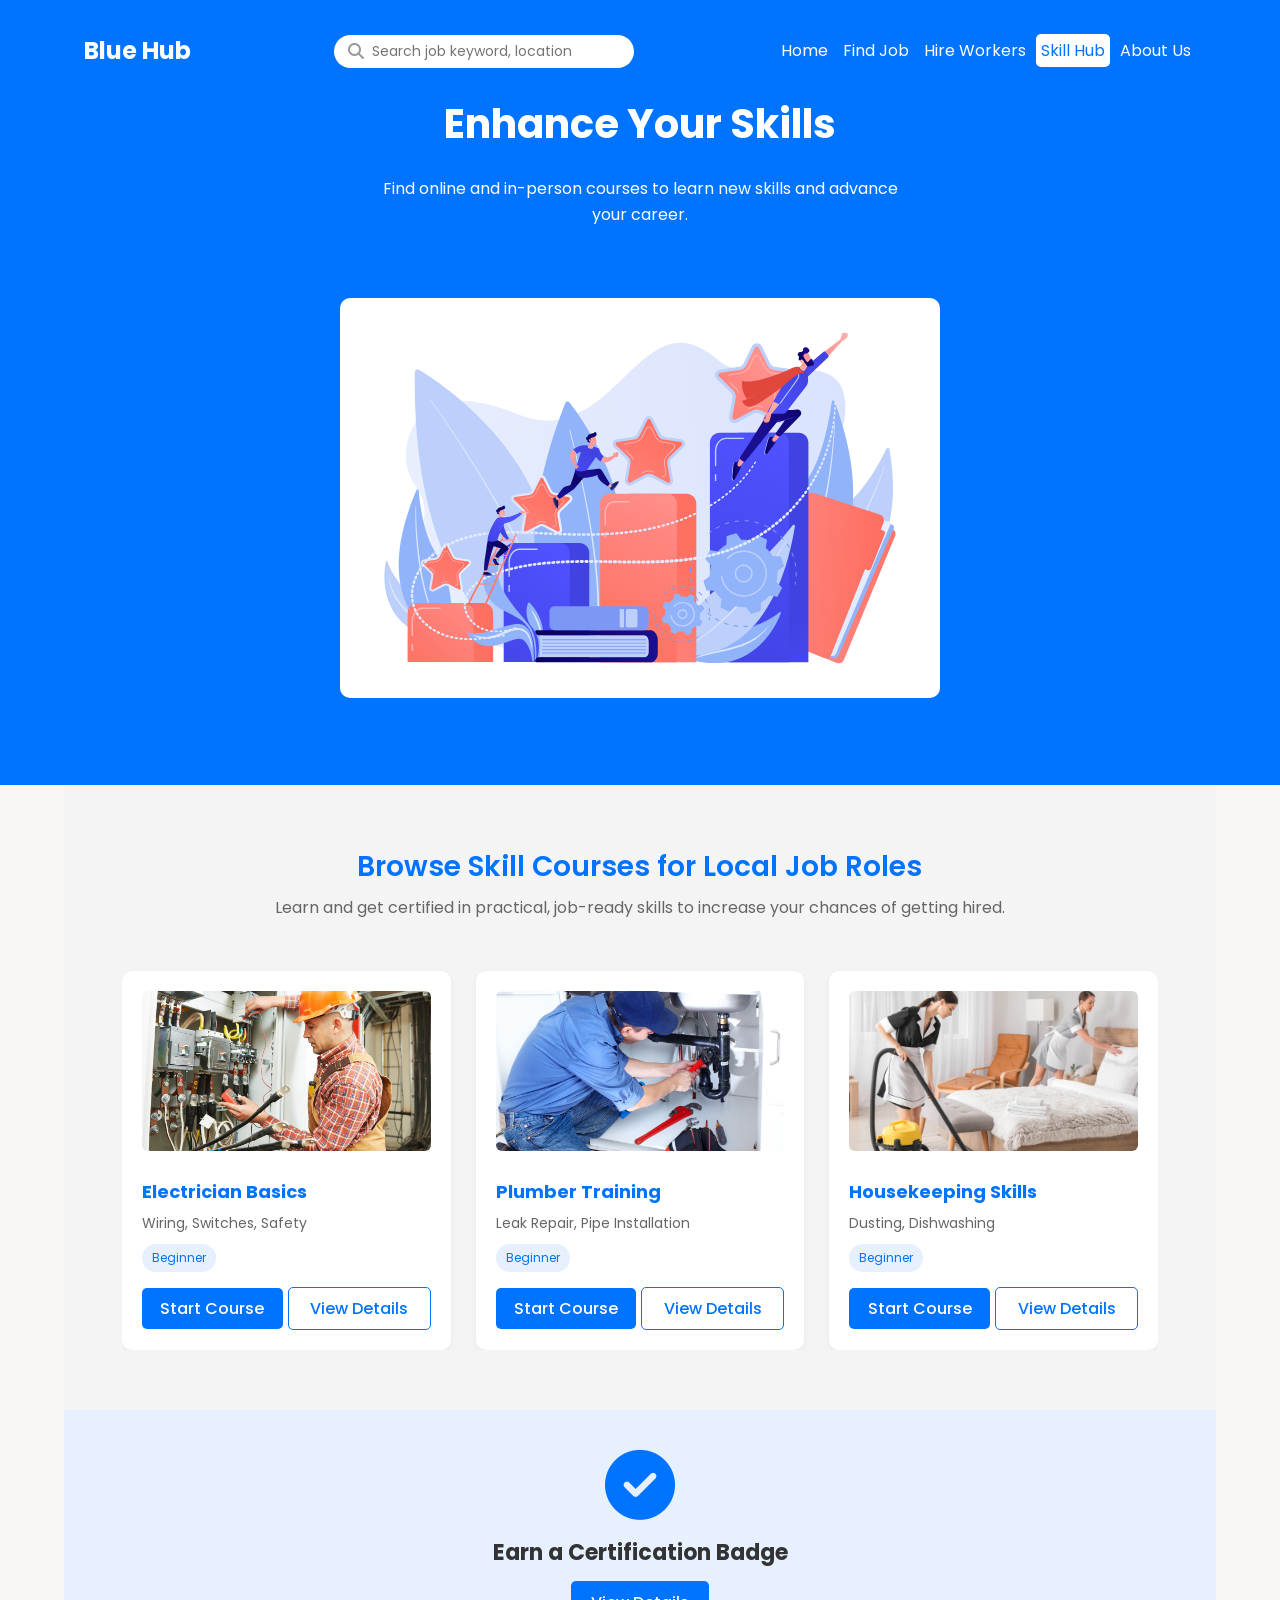
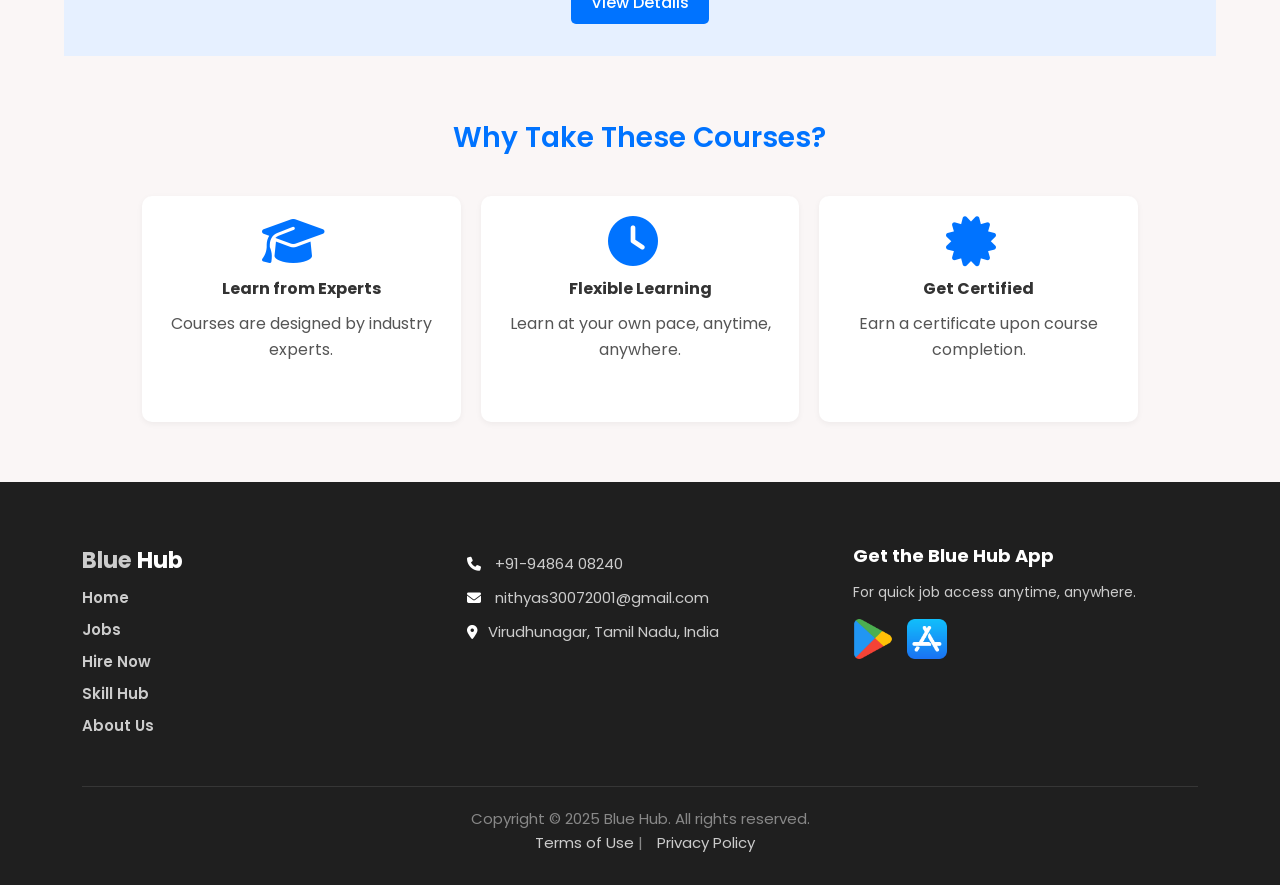
<file: skill-hub.html>
<!DOCTYPE html>
<html lang="en">

<head>
    <meta charset="UTF-8">
    <meta name="viewport" content="width=device-width, initial-scale=1.0">
    <title>Blue Hub - Skill Hub</title>
    <link rel="shortcut icon" href="./images/logo.png" type="image/x-icon">
    <link rel="stylesheet" href="./css/style.css">
    <link rel="stylesheet" href="./css/skill-hub.css">
    <link rel="shortcut icon" href="./images/logo.png" type="image/x-icon">
    <link rel="stylesheet" href="https://cdnjs.cloudflare.com/ajax/libs/font-awesome/6.7.2/css/all.min.css">
</head>

<body>
    <header>
        <div class="wrapper">
            <nav class="navbar">

                <div class="nav-left">
                    <h1>Blue <span>Hub</span></h1>
                </div>

                <form class="nav-search-desktop">
                    <i class="fa-solid fa-magnifying-glass"></i>
                    <input type="text" placeholder="Search job keyword, location" />
                </form>

                <div class="nav-search-icon">
                    <i class="fa-solid fa-magnifying-glass nav-search-icon"></i>
                    <input type="text" placeholder="Search.." />
                </div>

                <label for="nav-btn" class="nav-icon">
                    <i class="fas fa-bars"></i>
                </label>

                <input type="checkbox" id="nav-btn" />

                <ul class="nav-links">
                    <li><a href="./index.html">Home</a></li>
                    <li><a href="./find-job.html">Find Job</a></li>
                    <li><a href="./hire-workers.html">Hire Workers</a></li>
                    <li><a href="./skill-hub.html" class="active">Skill Hub</a></li>
                    <li><a href="./about-us.html">About Us</a></li>
                </ul>

            </nav>

            <div id="banner">
                <div class="left_banner">
                    <h1>Enhance Your Skills</h1>
                    <p>Find online and in-person courses to learn new skills and advance your career.</p>
                    <!-- <form class="search-bar">
                        <input type="text" placeholder="Search courses" required name="SkillKey" />
                        <button>Search</button>
                    </form> -->
                </div>

                <div class="right_banner">
                    <img src="./images/skill.svg" alt="Hero Illustration 1" class="hero-img">
                
                </div>
            </div>
        </div>
    </header>

    <main>
        <div class="wrapper">

            <!-- Course Section -->
            <section class="course-section">
                <div class="wrapper">
                    <h2 class="sec-head">Browse Skill Courses for Local Job Roles</h2>
                    <p class="sub-para">Learn and get certified in practical, job-ready skills to increase your chances
                        of getting hired.
                    </p>
                    <div class="course-grid">
                        <div class="course-card">
                            <img src="./images/electrician.webp" alt="Electrician" />
                            <h4>Electrician Basics</h4>
                            <p>Wiring, Switches, Safety</p>
                            <div class="tag">Beginner</div>
                            <div class="buttons">
                                <!-- <button>Start Course</button> -->
                                <a href="#">Start Course</a>
                                <a href="#" class="outline">View Details</a>
                                <!-- <button class="ouline"><a href="#" class="outline">View Details</a></button> -->
                            </div>
                        </div>

                        <div class="course-card">
                            <img src="./images/plumber.jpg" alt="Plumber" />
                            <h4>Plumber Training</h4>
                            <p>Leak Repair, Pipe Installation</p>
                            <div class="tag">Beginner</div>
                            <div class="buttons">
                                <a href="#">Start Course</a>
                                <a href="#" class="outline">View Details</a>
                            </div>
                        </div>

                        <div class="course-card">
                            <img src="./images/housekeeping.jpg" alt="Housekeeping" />
                            <h4>Housekeeping Skills</h4>
                            <p>Dusting, Dishwashing</p>
                            <div class="tag">Beginner</div>
                            <div class="buttons">
                                <a href="#">Start Course</a>
                                <a href="#" class="outline">View Details</a>
                            </div>
                        </div>

                    </div>
                </div>
            </section>

            <!-- Certification Badge -->
            <section class="certification">
                    <i class="fa-solid fa-circle-check"></i>
                    <h3>Earn a Certification Badge</h3>                    
                    <a href="#" class="primary">View Details</a>                    

            </section>

            <!-- Why Take Courses -->
            <div class="wrapper">
                <section class="why-courses">

                    <h3 class="sec-head">Why Take These Courses?</h3>

                    <div class="list">
                        <div class="list-item">
                            <i class="fa-solid fa-graduation-cap"></i>
                            <h4>Learn from Experts</h4>
                            <p>Courses are designed by industry experts.</p>
                        </div>
                        <div class="list-item">
                            <i class="fa-solid fa-clock"></i>
                            <h4>Flexible Learning</h4>
                            <p>Learn at your own pace, anytime, anywhere.</p>
                        </div>
                        <div class="list-item">
                            <i class="fa-solid fa-certificate"></i>
                            <h4>Get Certified</h4>
                            <p>Earn a certificate upon course completion.</p>
                        </div>
                    </div>

                </section>
            </div>
    </main>


    <!-- Footer -->
  <footer class="site-footer">
    <div class="wrapper">
      <div class="footer-grid">
        <div class="footer-brand">
          <h2>Blue <span>Hub</span></h2>
          <ul>
            <li><a href="./index.html">Home</a></li>
            <li><a href="./find-job.html">Jobs</a></li>           
            <li><a href="./hire-workers.html">Hire Now</a></li>
            <li><a href="./skill-hub.html">Skill Hub</a></li>
            <li><a href="./about-us.html">About Us</a></li>
          </ul>
        </div>
        <div class="footer-contact">
          <p><i class="fa-solid fa-phone"></i> <a href="tel:+919486408240" target="_blank">+91-94864 08240</a></p>
          <p><i class="fa-solid fa-envelope"></i> <a
              href="mailto:nithyas30072001@gmail.com" target="_blank">nithyas30072001@gmail.com</a></p>
          <p><i class="fa-solid fa-location-dot"></i><a href="https://maps.app.goo.gl/eNavv5DZZDkEPpbL9" target="_blank">Virudhunagar,
              Tamil Nadu, India</a></p>
        </div>
        <div class="footer-app">
          <h4>Get the Blue Hub App</h4>
          <p>For quick job access anytime, anywhere.</p>
          <div class="store-buttons">
            <a href="https://play.google.com/store/apps?hl=en" target="_blank"><img src="./images/g_play.png" alt="Google Play"></a>
            <a href="https://www.apple.com/in/app-store/" target="_blank"><img src="./images/app-store.png" alt="App Store"></a>
          </div>
        </div>
      </div>
      <div class="footer-bottom">
        <p>Copyright © 2025 Blue Hub. All rights reserved.</p>
        <p><a href="#">Terms of Use</a> | <a href="#">Privacy Policy</a></p>
      </div>
    </div>
  </footer>
</body>

</html>
</file>
<file: css/style.css>
@import url("https://fonts.googleapis.com/css2?family=Poppins:wght@300;400;600;700&display=swap");

:root {
    --blue: #0073ff;
    --light-blue: #e6f0ff;
    --white: #ffffff;
    --dark: #1f1f1f;
    --gray: #f8f8f8;
    --text-color: #333;
    --text-color-light: #666;
    --border-radius: 5px;
    --shadow: rgba(0, 0, 0, 0.1);
    --font-size: 16px;
    --max-width: 1200px;

    --fs-10: 10px;
    --fs-12: 12px;
    --fs-14: 14px;
    --fs-16: 16px;
    --fs-18: 18px;
    --fs-20: 20px;
    --fs-22: 22px;
    --fs-24: 24px;
    --fs-32: 32px;
    --fs-40: 40px;
    --fw-300: 300;
    --fw-400: 400;
    --fw-600: 600;
    --fw-700: 700;
}

* {
    margin: 0;
    padding: 0;
    box-sizing: border-box;
    font-family: 'Poppins', sans-serif;
}

body {
    width: 100%;
    overflow-x: hidden;
    background-color: var(--white);
    color: var(--text-color);
    line-height: 1.6;
}

.wrapper {
    width: 90%;
    max-width: var(--max-width);
    margin: auto;
    overflow-x: hidden;
}

a {
    text-decoration: none;
    color: var(--blue);
    transition: all 0.3s ease;
}

a:hover {
    color: var(--dark);
}

/* Header and Navigation */
header {
    background-color: var(--blue);
    color: var(--white);
    padding: 20px 0 60px;
    position: relative;
    overflow-x: hidden;
}

/* Navbar */
.navbar {
    display: flex;
    justify-content: space-between;
    align-items: center;
    background: #0073ff;
    padding: 12px 20px;
    /* position: relative; */
    flex-wrap: wrap;
}

/* Logo */
.nav-left h1 {
    color: white;
    font-size: 24px;
    margin: 0;
    white-space: nowrap;
}

.nav-search-icon {
    display: flex;
    /* align-items: left; */
    /* justify-content: flex-start; */
    background: white;
    border-radius: 50px;
    padding: 4px 0px;
    max-width: 300px;
    flex: 1;
    /* margin: 0 20px; */
}

.nav-search-icon i {
    color: var(--blue);
    margin-right: 0;
    /* margin-right: 2px; */
}

.nav-search-icon input {
    border: none;
    background-color: #ffffff;
    outline: none;
    font-size: 14px;
    width: 80%;
    height: auto;
    margin-left: 0;
}


/* Desktop Search Bar (centered) */
.nav-search-desktop {
    display: flex;
    align-items: center;
    background: white;
    border-radius: 50px;
    padding: 6px 14px;
    max-width: 300px;
    flex: 1;
    margin: 0 20px;
}

.nav-search-desktop i {
    color: #999;
    margin-right: 8px;
}

.nav-search-desktop input {
    border: none;
    outline: none;
    font-size: 14px;
    width: 100%;
}


.nav-icon,
#nav-btn,
.nav-search-icon {
    display: none;

}

nav .navbar {
    display: flex;
    align-items: center;
    gap: 5px;
}

.navbar ul {
    display: flex;
    list-style: none;
    font-size: var(--fs-16);
    gap: 5px;
}

.navbar ul li a {
    color: var(--white);
    width: auto;
    padding: 5px 5px;
    border-radius: var(--border-radius);
    transition: all 0.3s ease;
}

.navbar ul a.active {
    background-color: var(--white);
    color: var(--blue);
}

/* Responsive */
@media (max-width: 768px) {

    /* Hide desktop nav & search */
    .nav-search-desktop {
        display: none;
    }

    /* Show icons on mobile */
    .nav-icon,
    .nav-search-icon {
        display: block;
    }

    .navbar {
        display: flex;
        overflow-x: hidden;
    }

    .navbar .nav-links {
        display: flex;
        list-style: none;
        gap: 20px;
        font-size: var(--fs-12);
        margin: 10px;
        position: absolute;
        flex-direction: column;
        align-items: end;
        top: 85px;
        right: -100%;
        background-color: var(--blue);
        box-shadow: 0px 0px 10px var(--shadow);
        width: 100%;
        margin: 0px;
        padding: 20px 0px;
        transition-duration: 0.7s;
        overflow: hidden;
    }

    .navbar ul a {
        padding: 10px 20px;
        color: var(--white);
        font-size: var(--fs-16);
    }

    .navbar ul li {
        margin-right: 10%;
    }

    #nav-btn:checked~ul {
        right: 0px;
    }

    #banner .left_banner h1 {
        margin-top: 20px;
        font-size: var(--fs-32);
    }

    .nav-search-icon {
        display: flex;
        align-items: left;
        align-content: flex-start;
        justify-content: left;
        background: white;
        border-radius: 50px;
        padding: 6px 14px;
        flex: 1;
        margin: 0 20px;
    }

    .nav-search-icon i {
        color: #999;
        margin-left: 8px;
        /* margin-right: 8px; */
    }

    .nav-search-icon input {
        border: none;
        outline: none;
        background-color: transparent;
        font-size: var(--fs-12);
        width: 60%;
        /* margin-right: 8px; */
    }


}

@media (max-width: 425px) {

    #banner .left_banner h1 {
        margin-top: 20px;
        font-size: var(--fs-24);
    }

    #banner .left_banner p {
        font-size: var(--fs-14);
    }

    .nav-search-icon input {
        /* display: none; */
        width: 50px;
        font-size: var(--fs-12);
        height: auto;
    }

    .nav-search-icon {
        display: flex;
        align-items: center;
        background: white;
        border-radius: 50px;
        padding: 6px 14px;
        flex: 1;
        margin: 0 20px;
    }

    .nav-search-icon i {
        color: #999;
        margin-left: 8px;
        margin-right: 8px;
    }

    .nav-search-icon input {
        border: none;
        outline: none;
        background-color: transparent;
        font-size: var(--fs-12);
        width: 60%;
        margin-right: 8px;
    }

    .navbar .nav-left h1 {
        font-size: var(--fs-18);
    }

    .nav-search-icon i {
        display: block;
    }

    .nav-search-icon {
        width: 10px;
        padding: 4px 0px;
    }

}


.hero-img {
    width: 100%;
    max-width: 600px;
    height: auto;
    border-radius: 10px;
}

/* .search-bar {
    display: flex;
    justify-content: center;
    padding: 20px;
  }
  
  .input-wrapper {
    position: relative;
    width: 100%;
    max-width: 600px;
  }
  
  .input-wrapper i {
    position: absolute;
    top: 50%;
    left: 14px;
    transform: translateY(-50%);
    color: #888;
    font-size: 16px;
    
  }
  
  .input-wrapper input {
    width: 100%;
    padding: 12px 16px 12px 42px;
    font-size: 16px;
    color: var(--text-color-light);
    border-radius: 8px;
    border: none;
    outline: none;
    box-shadow: 0 2px 5px rgba(0, 0, 0, 0.1);
  }
  
  
  @media (max-width: 600px) {
    .search-bar {
      flex-direction: column;
      align-items: stretch;
    }

    .input-wrapper input {

        font-size: 10px;
        padding: 20px 0;;
    }
    .input-wrapper input::placeholder {
        color: transparent;
      }
  }
   */


#banner {
    display: flex;
    flex-wrap: wrap;
    align-items: center;
    align-content: center;
    margin: 10px 0;
    justify-content: space-between;
    gap: 40px;
}

#banner .left_banner {
    max-width: 550px;
    text-align: center;
    display: flex;
    flex-direction: column;
    align-items: center;
    justify-content: center;
    gap: 10px;
    margin: 0 auto;
}

#banner .right_banner {
    width: 90%;
    max-width: 600px;
    text-align: center;
    margin: 10px auto;
}

#banner .btn-banner {
    padding: 12px 20px;
    background-color: var(--white);
    /* color: var(--white); */
    border: none;
    border-radius: var(--border-radius);
    font-size: var(--fs-16);
    font-weight: var(--fw-600);
    cursor: pointer;
    transition: all 0.3s ease;
}

#banner .btn-banner a {
    color: var(--blue);
    text-decoration: none;
}

#banner h1 {
    font-size: var(--fs-40);
    font-weight: var(--fw-700);
    margin-bottom: 10px;
}

#banner p {
    font-size: var(--fs-16);
    max-width: 600px;
    margin-bottom: 20px;
}

#banner .left_banner p {
    font-size: var(--fs-16);
    max-width: 600px;
    margin-bottom: 20px;
}

#banner .right_banner img {
    width: 100%;
    max-width: 600px;
    height: auto;
    border-radius: 10px;
}

.search-box {
    display: flex;
    align-items: center;
    justify-content: center;
    gap: 10px;
}

.search-bar {
    width: 70%;
    display: flex;
    gap: 10px;
    flex-wrap: wrap;
}

.search-bar input {
    flex: 1;
    padding: 10px;
    border: none;
    border-radius: var(--border-radius);
}

.search-bar button {
    padding: 10px 20px;
    background-color: var(--dark);
    color: var(--white);
    border: none;
    border-radius: var(--border-radius);
    cursor: pointer;
    transition: 0.3s;
}

.search-bar button:hover {
    transform: scale(1.05);
}


/* Feature Cards */
/* .feature-cards {
    background-color: #f5faff;
    padding: 60px 0;
    display: flex;
    flex-direction: column;
    gap: 40px;
}

.feature-card.large {
    background-color: #0073ff;
    color: #fff;
    padding: 40px 20px;
    border-radius: 15px;
    display: flex;
    flex-wrap: wrap;
    justify-content: space-evenly;
    align-items: center;
    gap: 20px;
}

.feature-card.large .feature-card-img img {
    width: 300px;
    height: auto;
    border-radius: 10px;
}

.feature-card.large .feature-card-text {
    max-width: 400px;
}

.feature-grid {
    display: grid;
    grid-template-columns: repeat(auto-fit, minmax(240px, 1fr));
    gap: 20px;
}

.feature-card {
    background-color: #0073ff;
    color: #fff;
    padding: 30px;
    border-radius: 15px;
    display: flex;
    flex-direction: row;
    gap: 20px;
    align-items: center;
    flex-wrap: wrap;
}

.feature-card-text {
    flex: 1;
    text-align: center;
}

.feature-card-img img {
    width: 150px;
    height: auto;
    border-radius: 10px;
} */


/* Global */
.primary-btn {
    display: inline-block;
    margin-top: 10px;
    padding: 8px 14px;
    background-color: #fff;
    color: #0073ff;
    border: none;
    border-radius: 5px;
    font-weight: 600;
    text-align: center;
    transition: 0.3s;
}

.primary-btn:hover {
    background-color: #e6f0ff;
}

.sec-head {
    font-size: 28px;
    color: var(--blue);
    font-weight: 600;
    margin-bottom: 5px;
}

.sub-para {
    font-size: 16px;
    color: var(--text-color-light);
    margin-bottom: 50px;
}



/* Footer */
.site-footer {
    background-color: var(--dark);
    color: #ccc;
    padding: 60px 20px 30px;
    font-size: 15px;
}

.footer-grid {
    display: grid;
    grid-template-columns: repeat(auto-fit, minmax(250px, 1fr));
    gap: 40px;
    margin-bottom: 40px;
}

.footer-brand h2 span {
    color: #fff;
}

.footer-brand ul {
    list-style: none;
    padding: 0;
}

.footer-brand ul li a {
    color: #ccc;
    margin: 8px 0;
    display: block;
    font-weight: 600;
    text-decoration: none;
}

.footer-brand ul li a:hover {
    color: #fff;
}

.footer-contact p {
    margin: 10px 0;
}

.footer-contact i {
    margin-right: 10px;
    color: var(--blue);
}

.footer-app h4 {
    font-size: 18px;
    color: #fff;
    margin-bottom: 10px;
}

.footer-app p {
    color: #ccc;
    font-size: 14px;
    margin-bottom: 15px;
}

.store-buttons a img {
    height: 40px;
    margin-right: 10px;
    transition: transform 0.3s ease;
}

.store-buttons a img:hover {
    transform: scale(1.05);
}

.footer-bottom {
    border-top: 1px solid rgba(255, 255, 255, 0.1);
    padding-top: 20px;
    text-align: center;
    color: #888;
}

.footer-contact a {
    color: #ccc;
    text-decoration: none;
}

.footer-contact a:hover {
    text-decoration: underline;
}

.footer-contact i {
    color: var(--white);
    font-size: 14px;
}

.footer-bottom a {
    color: #ccc;
    margin-left: 10px;
    text-decoration: none;
}

.footer-bottom a:hover {
    text-decoration: underline;
}

@media screen and (max-width: 450px) {
    .sec-head {
        font-size: 20px;
    }

}
</file>
<file: css/home.css>
/* Info Highlights */
.info-highlights {
    background-color: #e6f4ff;
    padding: 60px 0;
}

.info-highlights .wrapper {
    display: flex;
    justify-content: space-around;
    align-items: center;
    flex-wrap: wrap;
    gap: 30px;
    text-align: center;
}

.highlight-box {
    max-width: 300px;
}

.highlight-box i {
    font-size: 50px;
    color: var(--blue);
    margin-bottom: 15px;
}

.highlight-box h3 {
    font-size: 18px;
    font-weight: 600;
    margin-bottom: 8px;
    color: var(--text-color);
}

.highlight-box p {
    font-size: 14px;
    color: var(--text-color-light);
}





/* Feature Cards */
.feature-cards {
    background-color: #f5faff;
    padding: 60px 0;
    display: flex;
    flex-direction: column;
    gap: 40px;
}

.feature-card.large {
    background-color: #0073ff;
    color: #fff;
    padding: 40px 20px;
    border-radius: 15px;
    display: flex;
    flex-wrap: wrap;
    justify-content: space-evenly;
    align-items: center;
    gap: 20px;
}

.feature-card.large .feature-card-img img {
    width: 300px;
    height: auto;
    border-radius: 10px;
}

.feature-card.large .feature-card-text {
    max-width: 400px;
}

.feature-grid {
    display: grid;
    grid-template-columns: repeat(auto-fit, minmax(240px, 1fr));
    gap: 20px;
}

.feature-card {
    background-color: #0073ff;
    color: #fff;
    padding: 30px;
    border-radius: 15px;
    display: flex;
    flex-direction: row;
    gap: 20px;
    align-items: center;
    flex-wrap: wrap;
}

.feature-card-text {
    flex: 1;
    text-align: center;
}

.feature-card-img img {
    width: 150px;
    height: auto;
    border-radius: 10px;
    margin: auto 0;
    
}


/* Toggle Buttons */
.user-toggle {
    display: flex;
    justify-content: center;
    gap: 0;
    background: #eaf5ff;
    border: 2px solid #0073ff;
    border-radius: 12px;
    width: fit-content;
    margin: 40px auto;
    overflow: hidden;
}

.toggle-btn {
    padding: 10px 24px;
    background: transparent;
    border: none;
    font-weight: 500;
    font-size: 16px;
    color: #0073ff;
    cursor: pointer;
}

.toggle-btn.active {
    background: #0073ff;
    color: #fff;
    font-weight: 600;
    width: auto;
}

@media (max-width: 768px) {
    .feature-cards .large {
        flex-direction: column;
        align-items: center;
    }

    .feature-card.large .feature-card-img img {
        width: 80%;
        display: flex;
        justify-content: center;
        align-items: center;
        margin: 0 auto;
        max-width: 300px;
        min-width: 200px;
    }

    .feature-card.large .feature-card-text {
        max-width: 100%;
    }

    .feature-cards h3 {
        font-size: 20px;
    }

    .feature-cards p {
        font-size: 14px;
    }

    .feature-card-img {
        display: flex;
        justify-content: center;
        align-items: center;
        margin: auto 0;
    }

    .feature-card-img img {
       
        width: 100%;
        max-width: 150px;
        min-width: 100px;
    }

    .feature-card-text {
        text-align: center;
    }

    .feature-card {
        flex-direction: column;
        align-items: center;
    }
.feature-card-text{
        text-align: center;
    }

    .feature-card-img {
        display: flex;
        justify-content: center;
        align-items: center;
        margin: auto 0;
    }

    .feature-card-img img {
        width: 100%;
        max-width: 150px;
        min-width: 100px;
    }

    .feature-cards .feature-card-text {
        text-align: center;
       
        display: flex;
        flex-direction: column;
        gap: 20px;
}

    .feature-cards .feature-grid {
        grid-template-columns: repeat(auto-fit, minmax(200px, 1fr));
    }
}

@media (max-width: 425px) {
    .toggle-btn {
        padding: 8px 10px;
        background: transparent;
        border: none;
        font-weight: 500;
        font-size: 14px;
        color: #0073ff;
        cursor: pointer;
    }

    .feature-cards p {
        display: none;
    }

}

/* Why Choose */
.why-choose {
    background-color: #f5fbff;
    padding: 80px 20px;
    text-align: center;
}

.why-choose h2 {
    font-size: var(--fs-32);
    font-weight: var(--fw-700);
    color: var(--blue);
    margin-bottom: 20px;
}

.why-choose p {
    font-size: var(--fs-16);
    color: var(--text-color-light);
    max-width: 700px;
    margin: 0 auto 40px;
}

.reasons {
    display: grid;
    grid-template-columns: repeat(auto-fit, minmax(250px, 1fr));
    gap: 30px;
}

.reason-box {
    background: #fff;
    padding: 25px;
    border-radius: 10px;
    box-shadow: 0 2px 10px rgba(0, 0, 0, 0.05);
    transition: transform 0.3s;
}

.reason-box:hover {
    transform: translateY(-5px);
}

.reason-box img {
    width: 50px;
    margin-bottom: 15px;
}

.reason-box h4 {
    font-size: 18px;
    margin-bottom: 10px;
    color: #222;
}

.reason-box p {
    font-size: 14px;
    color: #555;
}

/* Testimonials */
.testimonials {
    background-color: #f0f9ff;
    padding: 80px 20px;
    text-align: center;
    margin-top: 30px 0;
    width: 100%;
}

.testimonials h2 {
    font-size: var(--fs-32);
    color: var(--blue);
    margin-bottom: 40px;
}

.testimonial-grid {
    display: grid;
    width: 100%;
    grid-template-columns: repeat(auto-fit, minmax(280px, 1fr));
    gap: 30px;
}

.testimonial-card {
    width: 100%;
    background: #ffffff;
    padding: 20px;
    border-radius: 15px;
    box-shadow: 0 4px 12px rgba(0, 0, 0, 0.05);
    text-align: left;
    margin: 10px 0;
}

.testimonial-header {
    display: flex;
    align-items: center;
    margin-bottom: 15px;
}

.testimonial-header img {
    width: 36px;
    height: 36px;
    border-radius: 50%;
    margin-right: 10px;
    object-fit: cover;
}

.testimonial-card p {
    font-size: 14px;
    margin-bottom: 20px;
    color: var(--text-color);
}

.testimonial-name {
    font-size: 14px;
    font-weight: 600;
    color: var(--dark);
}

@media screen and (max-width: 768px) {
    .testimonial-grid {
        grid-template-columns: repeat(auto-fit, minmax(200px, 1fr));
    }   
    
}
</file>
<file: css/about-us.css>
/* --- Additional Section Styles --- */
.about-section,
.enquiry-section {
  padding: 80px 20px;
  background-color: #f9fbff;
  text-align: center;
}

.about-section h2,
.enquiry-section h2 {
  font-size: var(--fs-32);
  color: var(--blue);
  margin-bottom: 20px;
}

.about-section p {
  max-width: 800px;
  margin: 0 auto;
  font-size: var(--fs-16);
  color: var(--text-color-light);
}

.enquiry-form {
  max-width: 600px;
  margin: 0 auto;
  display: flex;
  flex-direction: column;
  gap: 15px;
}


.enquiry-form input,
.enquiry-form textarea {
  padding: 12px 16px;
  border: 1px solid #ccc;
  border-radius: 6px;
  font-size: 12px;
  resize: vertical;
}

.enquiry-form button {
  padding: 12px 20px;
  background-color: var(--blue);
  color: #fff;
  border: none;
  border-radius: 6px;
  font-size: 14px;
  cursor: pointer;
  transition: background-color 0.10s ease;
}


.enquiry-form button:hover {
  background-color: rgb(0, 66, 221);
}


/* Responsive About Section */
@media screen and (max-width: 768px) {
  .about-section h2 {
    font-size: var(--fs-24);
  }

  .about-section p {
    font-size: var(--fs-14);
    padding: 0 10px;
  }

  .enquiry-section h2 {
    font-size: var(--fs-24);
    color: var(--blue);
    margin-bottom: 20px;
  }

}
</file>
<file: css/find-job..css>
body {

  background-color: #f4f4f4;

}

.job-card {
  background: #fff;
  border-radius: 12px;
  box-shadow: 0 4px 12px rgba(0, 0, 0, 0.05);
  padding: 20px;
  margin-bottom: 24px;
  display: flex;
  flex-direction: column;
  gap: 16px;
}

.job-header {
  display: flex;
  justify-content: space-between;
  align-items: center;
  flex-wrap: wrap;
  gap: 16px;
}

.job-meta {
  flex: 1;
}

.job-meta .posted {
  font-size: 12px;
  color: var(--text-color-light);
}

.job-meta .title {
  color: #0073ff;
  margin: 6px 0;
  font-size: 20px;
}

.job-meta .company {
  font-size: 14px;
  color: var(--dark);
}

.job-meta .rating {
  color: var(--dark);
  margin-left: 10px;
}

.job-tags {
  display: flex;
  gap: 8px;
  align-items: center;
}

.badge {
  background: #f0f0f0;
  border-radius: 12px;
  padding: 4px 10px;
  font-size: 12px;
  display: flex;
  align-items: center;
  gap: 4px;
}

.badge i {
  font-size: 8px;
}

.badge-exp.fresher {
  background-color: #e6f0ff;
  color: #0073ff;
}

.badge-exp.exp {
  background-color: #e6ffed;
  color: #007d2e;
}

.badge-type.full-time {
  background: #ebe6ff;
  color: #4b4bff;
}

.badge-type.part-time {
  background: #ffe6e9;
  color: #a70205;
}



.job-img img {
  width: 80px;
  height: 80px;
  border-radius: 10px;
  object-fit: cover;
}

.job-info .info-row {
  display: flex;
  flex-wrap: wrap;
  gap: 16px;
  font-size: 14px;
  color: #666;
  margin-bottom: 8px;
}

.job-info .description {
  font-size: 14px;
  margin-bottom: 10px;
  color: #333;
}

.perks {
  display: flex;
  flex-wrap: wrap;
  gap: 12px;
  font-size: 13px;
  color: #444;
  padding: 0;
  margin: 0;
  list-style: none;
}

.job-footer {
  display: flex;
  justify-content: space-between;
  align-items: center;
}

.btn-apply {
  background: #0073ff;
  color: #fff;
  border: none;
  padding: 8px 20px;
  border-radius: 6px;
  cursor: pointer;
  transition:0.3s ease;
}

.btn-save {
  background: none;
  color: #0073ff;
  border: none;
  cursor: pointer;
  font-size: 14px;
}

/* 🎯 Media Queries for Responsive Layout */

/* Tablet View */
@media (max-width: 992px) {
  .job-header {
    flex-direction: row;
    gap: 12px;
  }

  .job-img img {
    width: 90px;
    height: 70px;
  }

  .job-footer {
    flex-direction: row;
    align-items: center;
    gap: 10px;
  }
  
}

/* Mobile View */
@media (max-width: 576px) {
  .job-meta .title {
    font-size: 18px;
  }
  .job-card {
    padding: 16px;
    margin-top: 16px;
    margin-bottom: 16px;
  }

  .job.card .job-tags i {
    font-size: 10px;
  }

  .job-header {
    flex-direction: column;
    align-items: flex-start;
  }

  .job-meta {
    margin-bottom: 12px;
  }

  .job.card .job-info .description {
    font-size: 12px;
  } 
  .job-img img {
    width: 70px;
    height: 60px;
  }

  .job-info p{
    display: none;
  }
  .job-info ul{
    display: none;
  }
  .info-row span {
    font-size: 13px;
  }

  .perks {
    font-size: 12px;
  }

  .btn-apply {
    width: auto;
    padding: 10px;
  }

  .btn-save {
    font-size: 13px;
  }

  .job-img img {
    display: none;
  }
}
</file>
<file: css/hire-workers.css>
#banner .right_banner {
  display: flex;
  justify-content: center;
  align-items: center;
  margin: 0 auto ;
  padding: 0 20px;
}

#banner .right_banner img {
  width: 100%;
  min-width: 280px;
  height: auto;
}


/* --- HOW IT WORKS SECTION --- */
.how-it-works {
  background-color: #f8fbff;
  text-align: center;
  padding: 60px 0;
  margin-top: 30px 0;
  justify-content: center;
}


.how-it-works i {
  font-size: 50px;
  color: var(--blue);
  margin-bottom: 15px;
}

.how-it-works .steps {
  margin: 30px 0;
  width: 100%;
  display: flex;
  padding: 0 40px;
  justify-content: space-evenly;
  gap: 20px;
  flex-wrap: wrap;
}

.step {
  background: white;
  border-radius: 10px;
  padding: 40px;
  max-width: 300px;
  box-shadow: 0 4px 10px rgba(0, 0, 0, 0.05);
  text-align: center;
}

.step h4 {
  font-size: 18px;
  margin-bottom: 10px;
}

.step p {
  font-size: 14px;
  color: #555;
}

.how-it-works .btn-primary {
  background: #0073ff;
  color: white;
  padding: 10px 20px;
  border-radius: 8px;
  border: none;
  font-size: 16px;
  cursor: pointer;
}
.how-it-works a{
  margin-top: 40px;
  color: white;
  text-decoration: none;
  font-weight: 600;
}
/* --- CATEGORIES SECTION --- */
.categories {
  margin-top: 30px;
  text-align: center;
}

.category-grid {
  display: flex;
  grid-template-columns: repeat(auto-fit, minmax(240px, 1fr));
  gap: 20px;
  max-width: 1200px;
  margin: 0 auto;
  flex-wrap: wrap;
  justify-content: center;
  align-content: center;
}

.category-card {
  background: #fff;
  border-radius: 12px;
  box-shadow: 0 4px 10px rgba(0, 0, 0, 0.05);
  padding: 16px;
  width: 160px;
  text-align: center;
}

.category-card img {
  width: 100%;
  height: 100px;
  object-fit: cover;
  border-radius: 8px;
  margin-bottom: 12
}

.categories .btn {
  margin-top: 30px;
  padding: 10px 20px;
  border-radius: 8px;
  border: none;
  font-size: 16px;
  cursor: pointer;

}
.btn-outline {
  color: var(--blue);
  padding: 10px 20px;
  border-radius: 8px;
  border: solid 1px var(--blue);
background-color: var(--white);
  font-size: 16px;
  cursor: pointer;
}

.btn-outline a{
  color: var(--blue);
  text-decoration: none;
  font-weight: 600;
}

/* Verified Workers Section */
.verified-workers {
  margin-top: 30px;
  padding: 60px 20px;
  background-color: #fff;
  text-align: center;
}


.worker-grid {
  display: grid;
  grid-template-columns: repeat(auto-fit, minmax(240px, 1fr));
  gap: 20px;
  max-width: 1200px;
  margin: 0 auto;
  flex-wrap: wrap;
  justify-content: center;
  align-content: center;
  /* padding: 0 20px; */

}

.worker-card {
  background: #fff;
  border-radius: 10px;
  box-shadow: 0 2px 8px rgba(0, 0, 0, 0.06);
  padding: 15px;
  transition: 0.3s;
  display: flex;
  flex-direction: column;
  align-items: flex-start;
}

.worker-card:hover {
  box-shadow: 0 4px 16px rgba(0, 0, 0, 0.08);
}

.worker-card img {
  width: 100%;
  min-width: 211.1px;
  height: 160px;
  object-fit: cover;
  border-radius: 8px;
  margin-bottom: 10px;
}

.worker-card h4 {
  color: #0073ff;
  font-size: 18px;
  font-weight: 600;
  margin: 5px 0;
}


.worker-card p:last-of-type {
  color: #777;
  font-size: 13px;
}
.worker-card p {
  color: #555;
  font-size: 14px;
  margin: 5px 0;
}
.btn-sub-primary {
  margin-top: 10px;
  padding: 5px 10px;
  border-radius: 5px;
  border: none;
  font-size: 14px;
  cursor: pointer;
  background-color: #0073ff;
}
.btn-sub-primary a{
  color: white;
  text-decoration: none;
  font-weight: 600;
}

/* Responsive */
@media screen and (max-width: 768px) {

/* 
  .hero-content {
    flex-direction: column;
    text-align: center;
  } */

  /* 

  .hero-text, .hero-img {
    flex: 1 1 100%;
  } */

  .search-bar {
    margin: auto;
    margin-top: 20px;
  }

  .course-grid {
    grid-template-columns: 1fr;
  }

  .how-it-works .steps {
    flex-direction: column;
    align-items: center;
    width: 100%;
    gap: 20px;
  }

  .how-it-works .step p {
    display: none;
  }
  
  .worker-grid {
    display: flex;
    overflow-x: auto;
    gap: 16px;
    padding-bottom: 10px;
  }

  .worker-card {
    flex: 0 0 250px;
    scroll-snap-align: start;
  }

  .categories .category-grid {
    display: flex;
    overflow-x: auto;
    gap: 16px;
    padding-bottom: 10px;
  }

  .category-card {
    max-width: 90%;
  }

  .category-card img {
    max-width: 100%;
    height: auto;
  }

  .category-card h4 {
    font-size: 16px;
  }
}
@media only screen and (max-width:425px) 
{
.sec-head{
  font-size: 24px;
  color: var(--blue);
  font-weight: 600;
  margin-bottom: 5px;
}

.sub-para{
  display: none;
  /* font-size: 16px;
  color: var(--text-color-light);
  margin-bottom: 20px; */
}
.hire-sec-head{
  font-size: 24px;
  color: var(--blue);
  font-weight: 600;
  margin-bottom: 5px;
}

  .how-it-works .steps {
    flex-direction: column;
    align-items: center;
  }


  .how-it-works .step {
    max-width: 90%;
  }
  .how-it-works .step i{
    font-size: 40px;
  }
  .how-it-works .step h4 {
    font-size: 14px;
  }
  .how-it-works .step p {
    display: none;
  }

  .verified-workers .worker-grid {
    flex-direction: column;
    align-items: center;
  }

  .verified-workers .worker-card {
    max-width: 90%;

  }

  .category-grid p{
    font-size: 12px;
  }
}

@media screen and (max-width: 320px){
  .worker-card img {
    width: 100%;
    min-width: 171px;
    height: 120px;
  }

}

/* 
@media screen and (max-width: 1024px) {
  .banner {
    flex-direction: column;
    align-items: center;
    text-align: center;
  }

  .banner .left_banner {
    max-width: 100%;
  }

  .banner .btn-hero {
    width: 100%;
  }

  .banner .right_banner img {
    max-width: 100%;
    height: auto;
  }

  .how-it-works .steps {
    flex-direction: column;
    align-items: center;
  }


  .how-it-works .step {
    max-width: 90%;
  }

  .verified-workers .worker-grid {
    flex-direction: column;
    align-items: center;
  }

  .verified-workers .worker-card {
    max-width: 90%;

  }

  .how-it-works .steps {
    flex-direction: column;
    align-items: center;
  }

  .how-it-works .step {
    max-width: 90%;
  }

  .step {
    max-width: 90%;
  }
  .course-grid {
    display: flex;
    overflow-x: auto;
    gap: 16px;
    padding-bottom: 10px;
    scroll-snap-type: x mandatory;
  }

  .course-card {
    flex: 0 0 250px;
    scroll-snap-align: start;
  }
} */
</file>
<file: css/skill-hub.css>
/* Image */
  body{
    background-color: #faf6f6;
  }
  .hero-img img {
    max-width: 400px;
    width: 80%;
  }

  /* Course Section */
  .course-section {
    background: #f4f4f4;
    padding: 60px 0px;
    text-align: center;
    display: flex;
    flex-direction: column;
    gap: 40px;
  }

  .course-grid {
    width: 100%;
    display: grid;
    grid-template-columns: repeat(auto-fit, minmax(250px, 1fr));
    gap: 25px;
  }

  /* Course Cards */
  .course-card {
    width: auto;
    background: #fff;
    border-radius: 10px;
    padding: 20px;
    box-shadow: 0 2px 6px rgba(0, 0, 0, 0.05);
    text-align: left;
    transition: 0.3s;
  }

  .course-card:hover {
    box-shadow: 0 4px 12px rgba(0, 0, 0, 0.08);
  }

  .course-card img {
    width: 100%;
    height: 160px;
    object-fit: cover;
    border-radius: 6px;
    margin-bottom: 15px;
  }

  .course-card h4 {
    font-size: 18px;
    margin: 5px 0;
    color: #0073ff;
  }

  .course-card p {
    font-size: 14px;
    color: #666;
  }

  .course-card .tag {
    font-size: 12px;
    background-color: #e6f0ff;
    color: #0073ff;
    display: inline-block;
    padding: 4px 10px;
    border-radius: 20px;
    margin: 10px 0;
  }

  .course-card .buttons {
    display: flex;
    justify-content: space-between;
    align-items: center;
    margin-top: 5px;
  }

  .course-card a {
    flex: 1;
    text-align: center;
    padding: 8px 10px;
    border: none;
    font-weight: 500;
    border-radius: 5px;
    cursor: pointer;
    transition: 0.3s;
    margin-right: 5px;
  }

  .course-card a:last-child {
    margin-right: 0;
  }

  .course-card a.outline {
    background: transparent;
    border: 1px solid #0073ff;
    color: #0073ff;
  }

  .course-card a:hover {
    opacity: 0.9;
  }

  .course-card a:not(.outline) {
    background-color: #0073ff;
    color: #fff;
  }

  /* Certification Section */
  .certification {
    background: #e6f0ff;
    text-align: center;
    padding: 40px 20px;
    height: auto;
  }

  .certification i {
    font-size: 70px;
    color: var(--blue);
    margin-bottom: 15px;
    height: auto;
  }

  .certification h3 {

    font-size: 22px;
    margin-bottom: 20px;
  }

  .certification a {

    padding: 10px 20px;
    background: #0073ff;
    color: white;
    border: none;
    border-radius: 5px;
    font-weight: 500;
    cursor: pointer;
    margin: auto 0;
  }

  /* Why Courses Section */
  .why-courses {
    padding: 60px 20px;
    text-align: center;
  }


  .why-courses .list {
    padding-top: 30px;
    display: flex;
    flex-direction: row;
    align-items: center;
    gap: 20px;
  }

  .why-courses .list .list-item {
    background: #fff;
    border-radius: 10px;
    padding: 20px;
    box-shadow: 0 2px 6px rgba(0, 0, 0, 0.05);
    text-align: left;
    transition: 0.3s;
    width: 100%;

    display: flex;
    flex-direction: column;
    justify-content: center;
    align-items: center;
    gap: 10px;
  }

  .why-courses p {
    font-size: 16px;
    color: #555;
    margin-bottom: 40px;
    text-align: center;
  }

  .why-courses i {
    font-size: 50px;
    color: #0073ff;
    margin-right: 15px;
  }

  @media screen and (max-width: 768px) {
    .hero-img {
      width: 90vw;
      height: auto;
    }

    .course-card .buttons a {
      padding: 8px 0;
      font-size: 12px;
    }

    .why-courses .list {
      flex-direction: column;
      align-items: center;
    }

    .why-courses .list .list-item {
      width: 90%;
    }

  }
</file>
